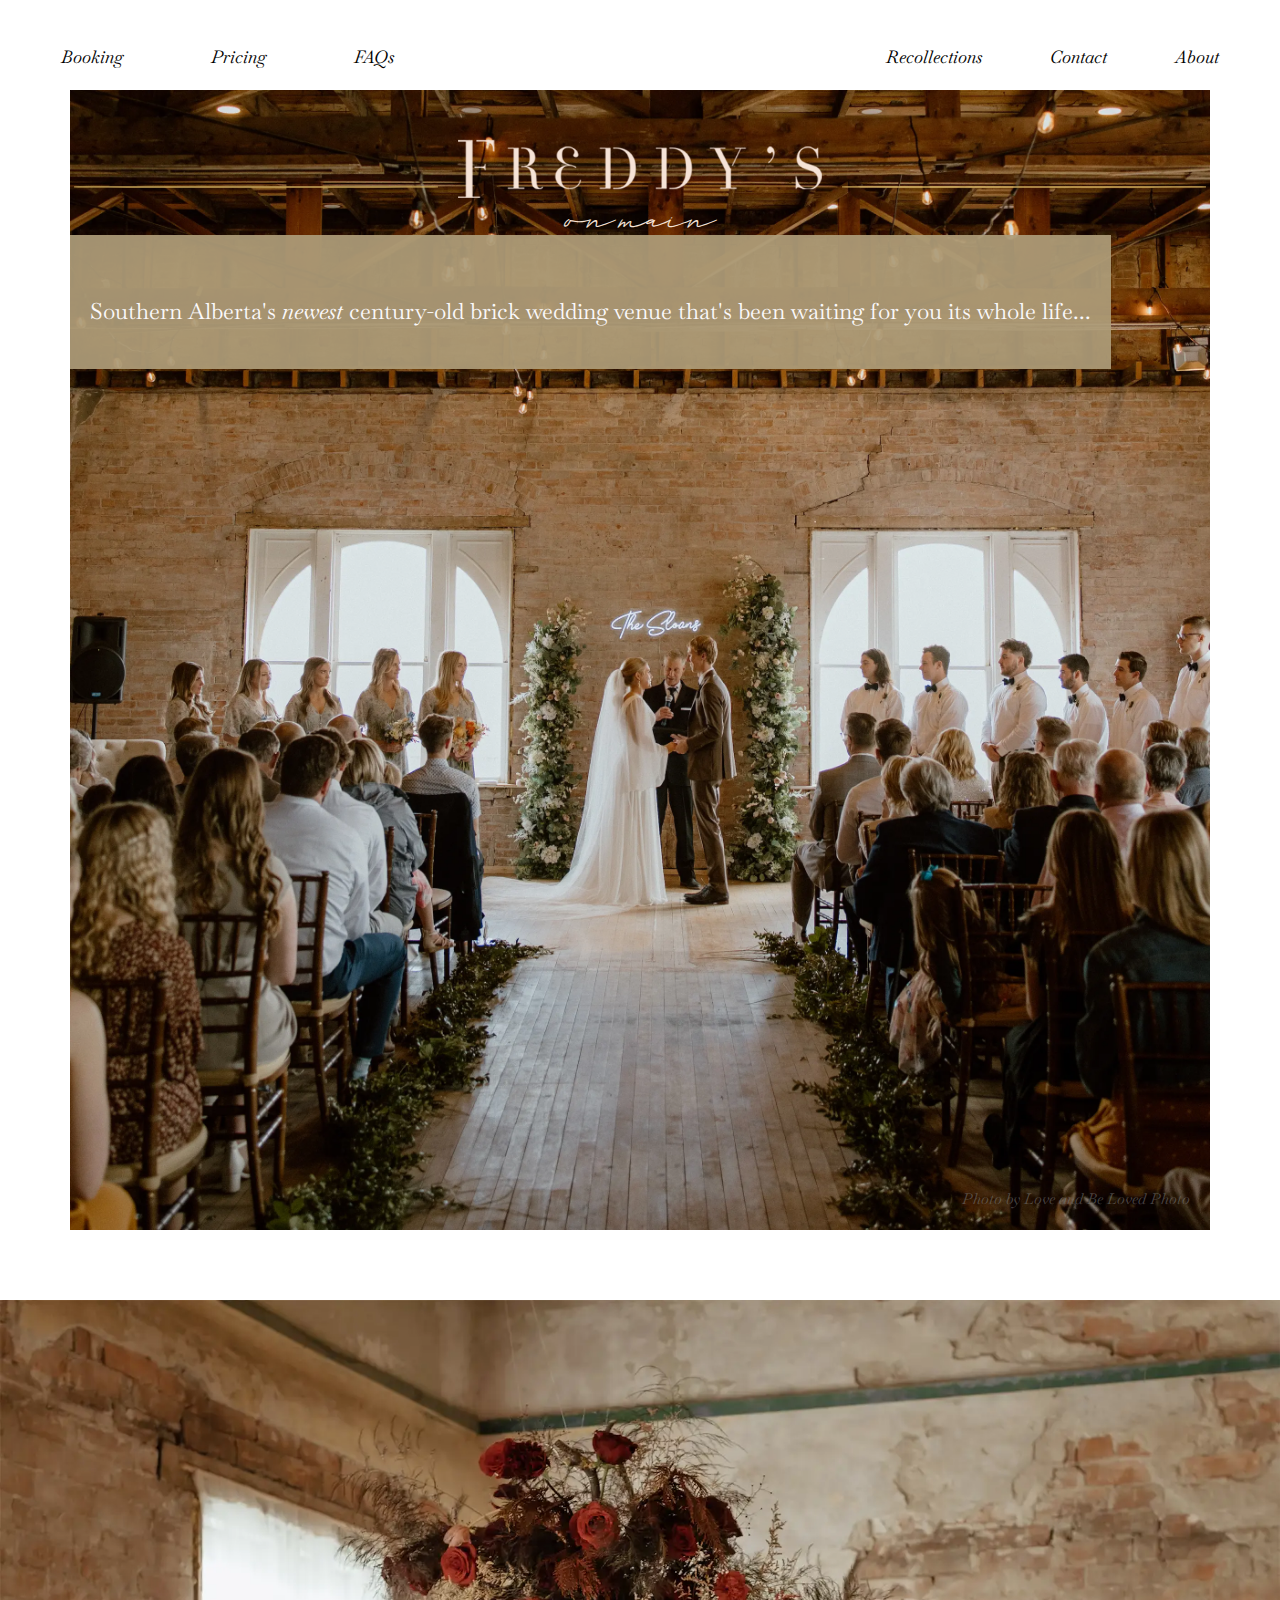
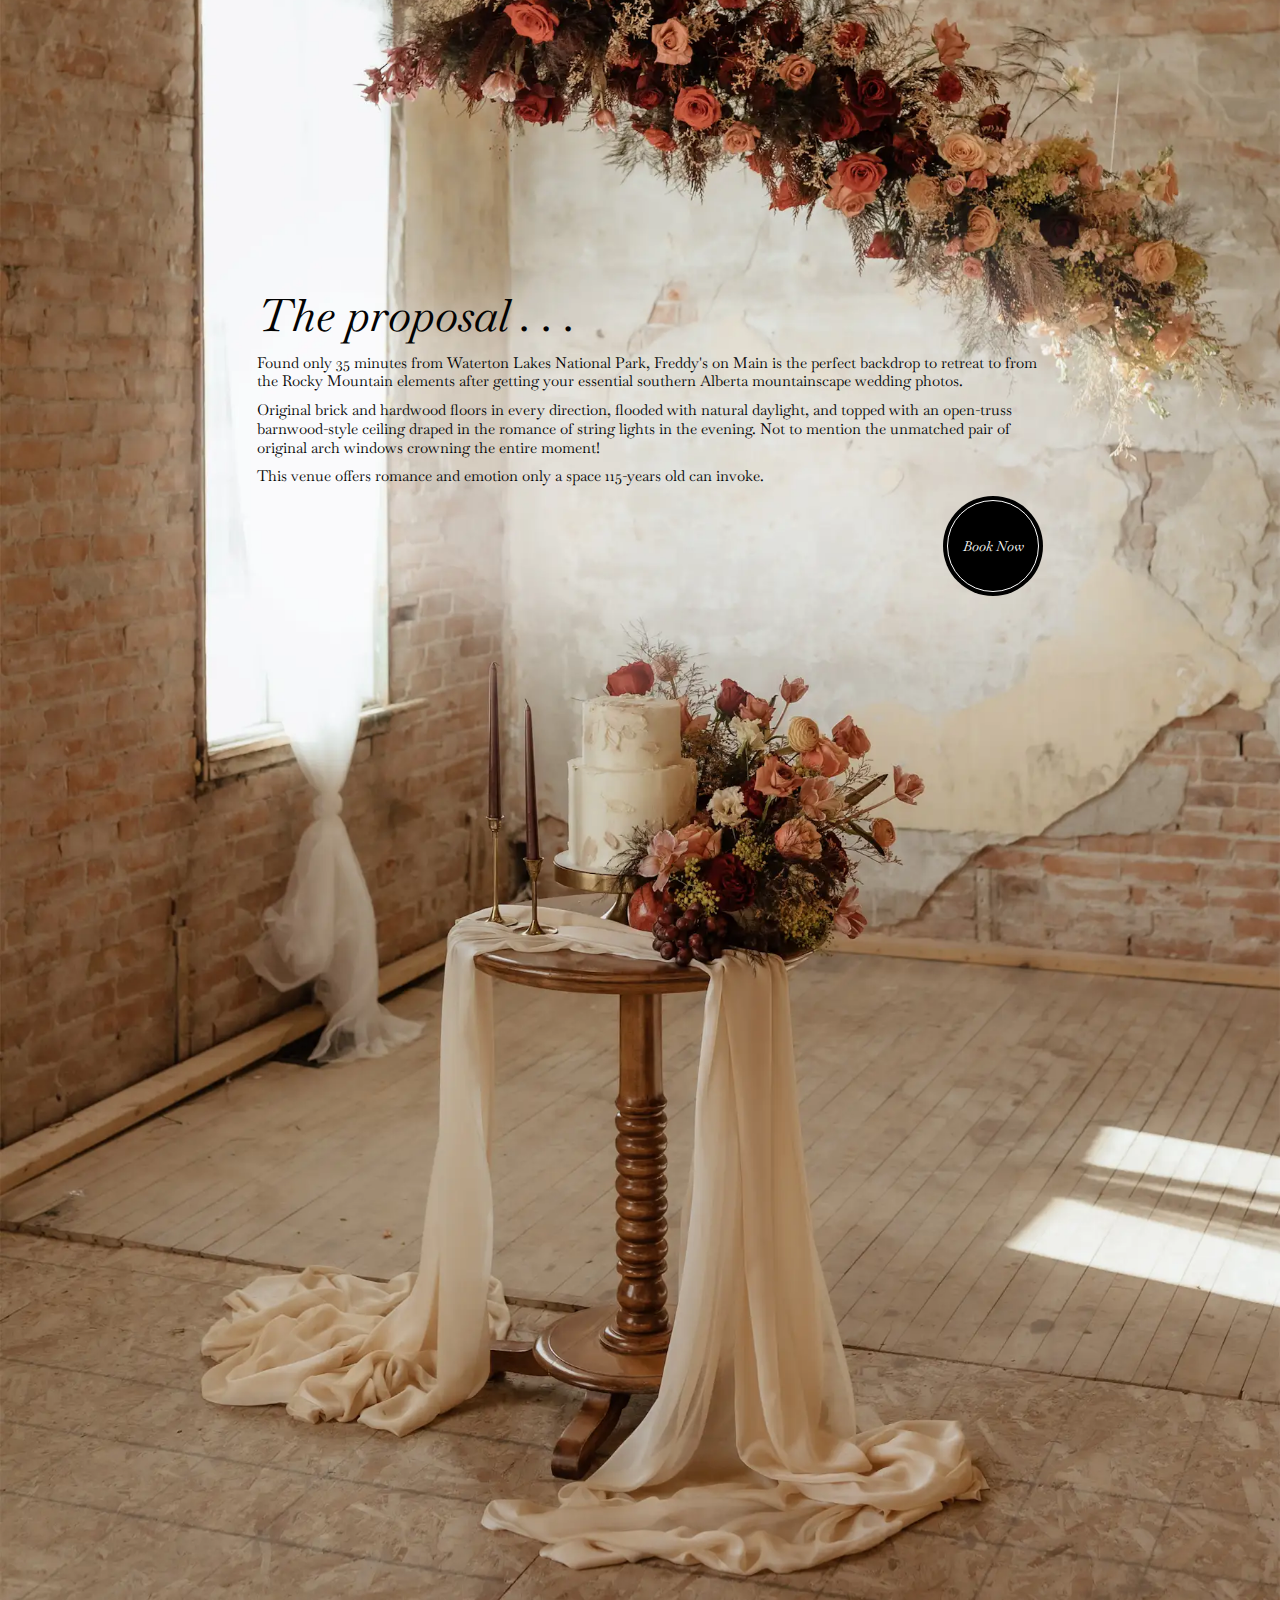
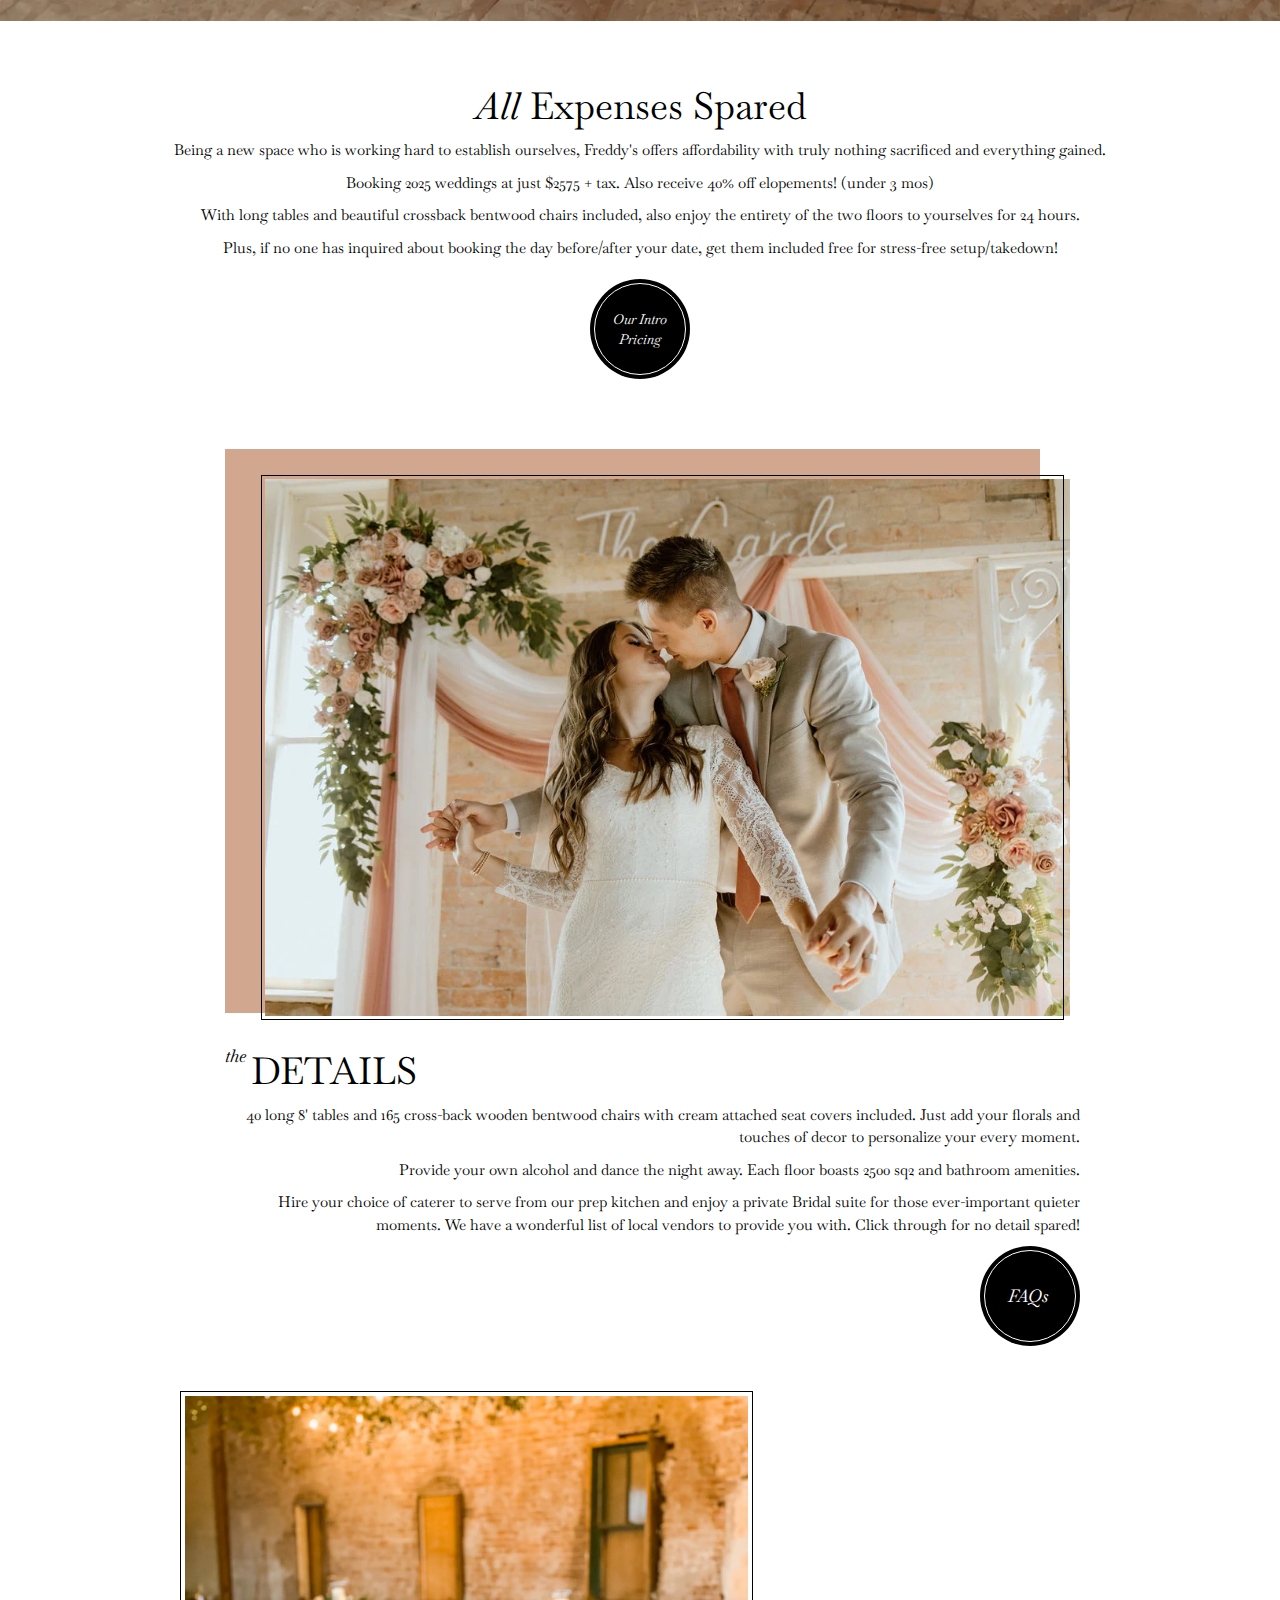
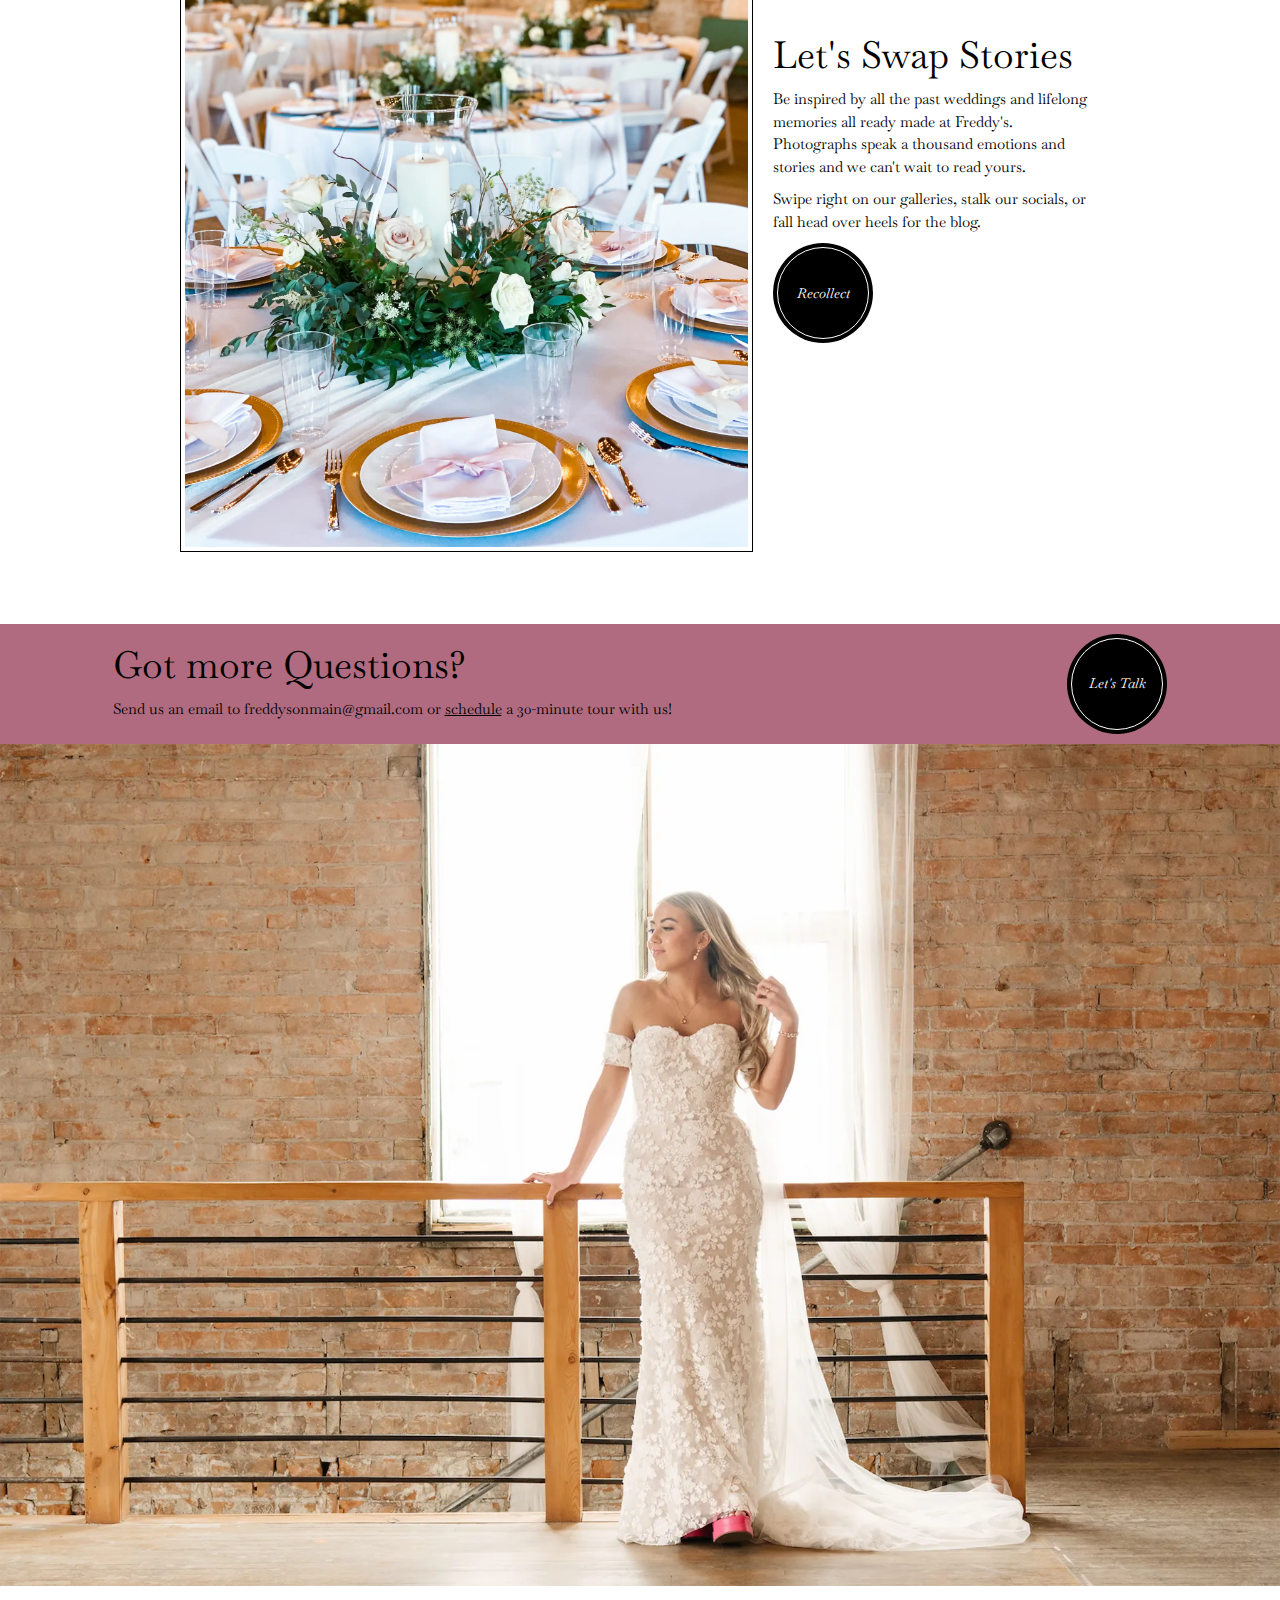
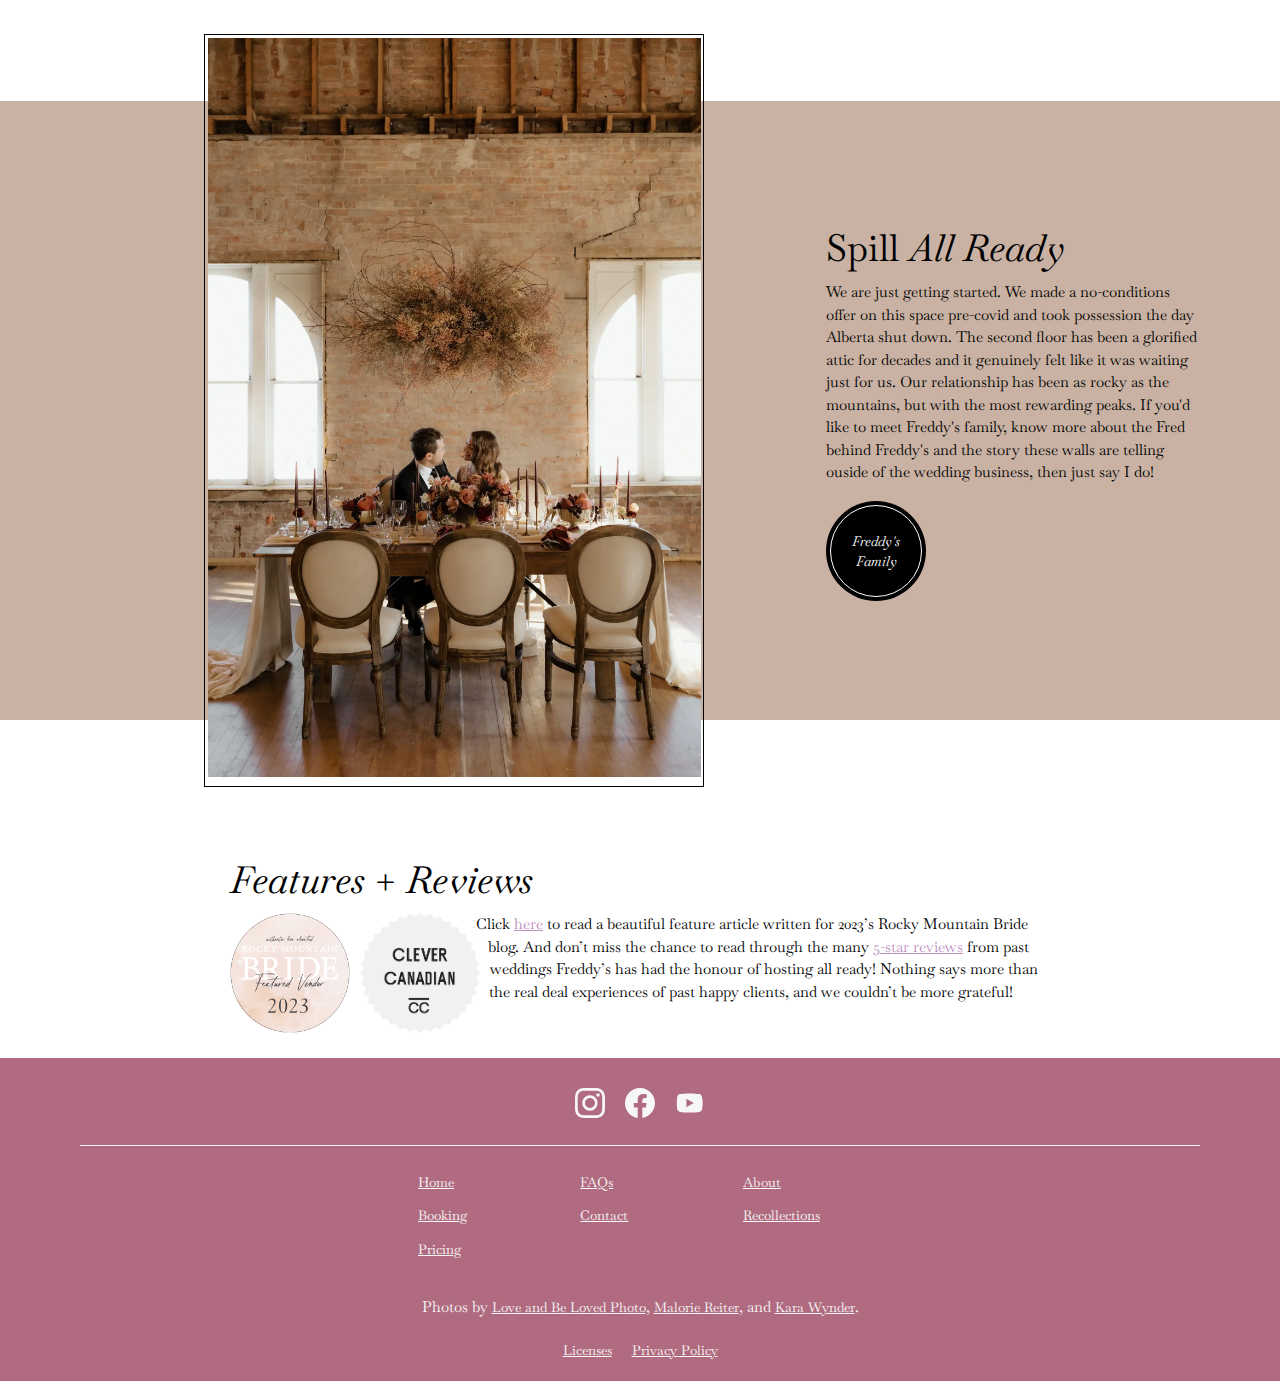
<file: index.html>
<!DOCTYPE html>
<html lang="en">
<head>
    <!-- Google tag (gtag.js) -->
    <script async src="https://www.googletagmanager.com/gtag/js?id=G-SKPR8KDSXH"></script>
    <script>
      window.dataLayer = window.dataLayer || [];
      function gtag(){dataLayer.push(arguments);}
      gtag('js', new Date());
      gtag('config', 'G-SKPR8KDSXH');
    </script>
    <meta charset="UTF-8">
    <meta name="viewport" content="width=device-width, initial-scale=1.0">
    <meta name="desription" content="Freddy’s on Main is an Alberta wedding venue with exposed brick and natural wood beams just 30 minutes from Waterton National Park, making it the ideal location for couples to get photos in the mountains after the ceremony. They can come back to this vintage inspired space to dance the night away with the company of family and friends.">
    <meta name="keywords" content="wedding venue, waterton, southern alberta, alberta, brick, exposed brick, vintage, pricing, elopement, historical building, emerging wedding venue, hidden gem, married, marriage, national park proposal, national park wedding venue, canadian wedding venue, mountain wedding, exposed brick wedding, old brick wedding, old brick alberta, waterton lakes national park">
    <title>Waterton Wedding Venue in Southern Alberta | Freddy's on Main</title>
    <link rel="stylesheet" href="css/reset.css">
    <link rel="stylesheet" href="css/styles.css" type="text/css">
    <!-- google fonts -->
    <link rel="preconnect" href="https://fonts.googleapis.com">
    <link rel="preconnect" href="https://fonts.gstatic.com" crossorigin>
    <link href="https://fonts.googleapis.com/css2?family=Baskervville:ital@0;1&display=swap" rel="stylesheet">

</head>
<body>
    <header>
        <div class="wrapper">
            <div class="relative flex-container">
                <nav>
                    <ul>
                        <li><a href="#booking">Booking</a></li>
                        <li><a href="#pricing">Pricing</a></li>
                        <li><a href="#faqs">FAQs</a></li>
                    </ul>
                    <ul>
                        <li><a href="#gallery">Recollections</a></li>
                        <li><a href="#contact">Contact</a></li>
                        <li><a href="#about">About</a></li>
                    </ul>
                </nav>
                <section class="site-id">
                    <h1 class="sr-only">Freddy's on Main</h1>
                    <div class="horizontal-line"></div>
                    <a class="logo flex-container" href="index.html">
                        <img src="img/freddys-logo.png" alt="Freddy's on Main Logo">
                        <img src="img/logo-tan.png" alt="Freddy's on Main logo">
                        <span>on main</span>
                    </a>
                    <div class="horizontal-line"></div>
                    <svg class="toggle-btn" viewBox="0 0 100 80" width="100%" height="100%">
                        <rect width="100" height="16" rx="5"></rect>
                        <rect y="30" width="100" height="16" rx="5"></rect>
                        <rect y="60" width="100" height="16" rx="5"></rect>
                    </svg>
                </section>
            </div>
            <div class="banner">
                <picture>
                  <source media="(min-width: 800px)" srcset="img/isle-xl-square.webp">
                  <img src="img/isle-bg-xl.webp" alt="bride and groom getting married">
                </picture>
                <p>Southern Alberta's <span>newest</span> century-old brick wedding venue that's been waiting for you its whole life...</p>
                <a href="https://www.loveandbelovedphoto.com/" target="_blank">Photo by Love and Be Loved Photo</a>
            </div>
        </div>
    </header>
    <main class="flex-container">
        <section class="proposal wrapper relative" id="booking">
            <div class="relative">
                <div class="relative">
                    <h3>The proposal . . .</h3>
                    <p>Found only 35 minutes from Waterton Lakes National Park, Freddy's on Main is the perfect backdrop to retreat to from the Rocky Mountain elements after getting your essential southern Alberta mountainscape wedding photos.</p>
                    <p>Original brick and hardwood floors in every direction, flooded with natural daylight, and topped with an open-truss barnwood-style ceiling draped in the romance of string lights in the evening. Not to mention the unmatched pair of original arch windows crowning the entire moment!</p>
                    <p>This venue offers romance and emotion only a space 115-years old can invoke.</p>
                    <a href="booking.html" class="round-button"><span>Book Now</span></a>
                </div>
            </div>
            <picture>
                <img src="img/cake-sm.webp" alt="wedding cake" srcset="img/cake-sm.webp 600w, img/cake-md.webp 1000w, img/cake-lg.webp 1800w, img/cake-xl.webp 2000w" sizes="100vw">
            </picture>
        </section>
        <section class="expenses" id="pricing">
            <div>
                <h3><span>All</span> Expenses Spared</h3>
                <p>Being a new space who is working hard to establish ourselves, Freddy's offers affordability with truly nothing sacrificed and everything gained.</p>
                <p>Booking 2025 weddings at just $2575 + tax. Also receive 40% off elopements! (under 3 mos)</p>
                <p>With long tables and beautiful crossback bentwood chairs included, also enjoy the entirety of the two floors to yourselves for 24 hours.</p>
                <p>Plus, if no one has inquired about booking the day before/after your date, get them included free for stress-free setup/takedown!</p>
            </div>
            <a href="https://freddysonmain.setmore.com/?fbclid=PAZXh0bgNhZW0CMTEAAab8SbGy8e5DiN1GCRmsjzt3nrx0d3_zYZxANUCI0U8RynLl7aBl12tVKL8_aem_rrzj7RlNfZ-qv6WjFEhFqA" target="_blank" class="round-button"><span>Our Intro Pricing</span></a>
        </section>
        <section class="details" id="faqs">
            <div class="relative flex-container">
                <div class="overlap relative picture">
                    <picture>
                        <img src="img/the-cards-md.webp" alt="two love birds" srcset="img/the-cards-xs.webp 400w, img/the-cards-sm.webp 600w, img/the-cards-md.webp 800w, img/the-cards-lg.webp 1000w, img/the-cards-xl.webp 1024w" sizes="100vw">
                    </picture>
                    <div class="peach-block"></div>
                </div>
                <h3><span>the </span> DETAILS</h3>
                <div class="copy">
                    <p>40 long 8' tables and 165 cross-back wooden bentwood chairs with cream attached seat covers included. Just add your florals and touches of decor to personalize your every moment.</p>
                    <p>Provide your own alcohol and dance the night away. Each floor boasts 2500 sq2 and bathroom amenities.</p>
                    <p>Hire your choice of caterer to serve from our prep kitchen and enjoy a private Bridal suite for those ever-important quieter moments. We have a wonderful list of local vendors to provide you with. Click through for no detail spared!</p>
                </div>
                <a href="faqs.html" class="round-button"><span>FAQs</span></a>
            </div>
        </section>
        <section class="stories flex-container" id="gallery">
            <div class="relative flex-container">
                <picture>
                    <img src="img/gold-plates-md.webp" alt="round table setup" srcset="img/gold-plates-xs.webp 400w, img/gold-plates-sm.webp 600w, img/gold-plates-md.webp 1000w, img/gold-plates-lg.webp 1800w, img/gold-plates-xl.webp 2048w" sizes="100vw">
                </picture>
                <div class="copy relative">
                    <h3>Let's Swap Stories</h3>
                    <p>Be inspired by all the past weddings and lifelong memories all ready made at Freddy's. Photographs speak a thousand emotions and stories and we can't wait to read yours.</p>
                    <p>Swipe right on our galleries, stalk our socials, or fall head over heels for the blog.</p>
                    <a href="recollections.html" class="round-button"><span>Recollect</span></a>
                </div>
            </div>
        </section>
        <section class="spill" id="about">
            <div class="flex-container relative">
                <div class="brown-bg-lg"></div>
                <div class="copy relative">
                    <h3>Spill <span>All Ready</span></h3>
                    <div>
                        <p>We are just getting started. We made a no-conditions offer on this space pre-covid and took possession the day Alberta shut down. The second floor has been a glorified attic for decades and it genuinely felt like it was waiting just for us. Our relationship has been as rocky as the mountains, but with the most rewarding peaks. If you'd like to meet Freddy's family, know more about the Fred behind Freddy's and the story these walls are telling ouside of the wedding business, then just say I do!</p>
                        <!-- <a href="#about" class="round-button"><span>Freddy's Family</span></a> -->
                    </div>
                    <a href="about.html" class="round-button small-format"><span>Freddy's Family</span></a>
                </div>
                <div class="photo-arrange flex-container relative">
                    <picture>
                        <img src="img/couple-table-md.webp" alt="couples table" srcset="img/couple-table-sm.webp 600w, img/couple-table-md.webp 1000w, img/couple-table-lg.webp 1800w" sizes="100vw">
                    </picture>
                    <div class="brown-bg"></div>
                </div>
            </div>
        </section>
        <section class="features">
            <h3><span>Features</span> + <span>Reviews</span></h3>
            <img src="img/rocky-mountain-stamp.png" alt="rocky mountain bride logo" class="rocky-mountain-stamp">
            <a href="https://www.clevercanadian.ca/unique-wedding-venues-alberta/" target="_blank">
                <img src="img/Clever Canadian_W-01.png" alt="clever canadian logo" class="rocky-mountain-stamp">
            </a>
            <p>Click <a href="https://www.rockymountainbride.com/dailyblog/romantic-rocky-mountain-valentine-shoot/?fbclid=PAZXh0bgNhZW0CMTEAAaaPrK7naWKtlTIb9F1r7Sc3wrz1px-q9A1li3HUe9Lp2qkq-gL8xHgI2fk_aem_o6iPYKc0AUTaT8FH3ipxMA" target="_blank">here</a> to read a beautiful feature article written for 2023’s Rocky Mountain Bride blog. And don’t miss the chance to read through the many <a href="https://www.google.com/search?q=freddys+on+main&rlz=1C5GCCM_en&oq=freddys+on+main&gs_lcrp=EgZjaHJvbWUyBggAEEUYOTIPCAEQLhgKGK8BGMcBGIAEMgkIAhAAGAoYgAQyCQgDEAAYChiABDIICAQQABgWGB4yBggFEEUYPDIGCAYQRRg8MgYIBxBFGDzSAQgyOTE1ajBqN6gCALACAA&sourceid=chrome&ie=UTF-8#lrd=0x536f27ea6d57a58d:0x369eb90b036c7164,1,,,," target="_blank">5-star reviews</a> from past weddings Freddy’s has had the honour of hosting all ready! Nothing says more than the real deal experiences of past happy clients, and we couldn’t be more grateful!</p>
        </section>
        <section class="questions relative" id="contact">
            <div class="flex-container">
                <div>
                    <h3>Got more Questions?</h3>
                    <p>Send us an email to freddysonmain@gmail.com or <a href="https://freddysonmain.setmore.com/book?fbclid=PAZXh0bgNhZW0CMTEAAab8SbGy8e5DiN1GCRmsjzt3nrx0d3_zYZxANUCI0U8RynLl7aBl12tVKL8_aem_rrzj7RlNfZ-qv6WjFEhFqA&step=time-slot&products=s228019ce2b4ef8f4cb9942da07682a3c881b8ccc&type=service&staff=cmx1RKb3aHvvuTpjLQvIoAsTtQF8DNFT&staffSelected=true" target="_blank">schedule</a> a 30-minute tour with us!</p>
                </div>
                <a href="#contact" class="round-button"><span>Let's Talk</span></a>
            </div>
            <picture>
                <img src="img/railing-md.webp" alt="bride leaning against railing" srcset="img/railing-sm.webp 600w, img/railing-md.webp 1000w, img/railing-lg.webp 1800w, img/railing-xl.webp 2048w" sizes="100vw">
            </picture>
        </section>
    </main>
    <footer>
        <ul class="flex-container">
            <li><a href="https://www.instagram.com/freddysonmain/" target="_blank"><svg xmlns="http://www.w3.org/2000/svg" fill="currentColor" class="bi bi-instagram" viewBox="0 0 16 16">
                <path d="M8 0C5.829 0 5.556.01 4.703.048 3.85.088 3.269.222 2.76.42a3.9 3.9 0 0 0-1.417.923A3.9 3.9 0 0 0 .42 2.76C.222 3.268.087 3.85.048 4.7.01 5.555 0 5.827 0 8.001c0 2.172.01 2.444.048 3.297.04.852.174 1.433.372 1.942.205.526.478.972.923 1.417.444.445.89.719 1.416.923.51.198 1.09.333 1.942.372C5.555 15.99 5.827 16 8 16s2.444-.01 3.298-.048c.851-.04 1.434-.174 1.943-.372a3.9 3.9 0 0 0 1.416-.923c.445-.445.718-.891.923-1.417.197-.509.332-1.09.372-1.942C15.99 10.445 16 10.173 16 8s-.01-2.445-.048-3.299c-.04-.851-.175-1.433-.372-1.941a3.9 3.9 0 0 0-.923-1.417A3.9 3.9 0 0 0 13.24.42c-.51-.198-1.092-.333-1.943-.372C10.443.01 10.172 0 7.998 0zm-.717 1.442h.718c2.136 0 2.389.007 3.232.046.78.035 1.204.166 1.486.275.373.145.64.319.92.599s.453.546.598.92c.11.281.24.705.275 1.485.039.843.047 1.096.047 3.231s-.008 2.389-.047 3.232c-.035.78-.166 1.203-.275 1.485a2.5 2.5 0 0 1-.599.919c-.28.28-.546.453-.92.598-.28.11-.704.24-1.485.276-.843.038-1.096.047-3.232.047s-2.39-.009-3.233-.047c-.78-.036-1.203-.166-1.485-.276a2.5 2.5 0 0 1-.92-.598 2.5 2.5 0 0 1-.6-.92c-.109-.281-.24-.705-.275-1.485-.038-.843-.046-1.096-.046-3.233s.008-2.388.046-3.231c.036-.78.166-1.204.276-1.486.145-.373.319-.64.599-.92s.546-.453.92-.598c.282-.11.705-.24 1.485-.276.738-.034 1.024-.044 2.515-.045zm4.988 1.328a.96.96 0 1 0 0 1.92.96.96 0 0 0 0-1.92m-4.27 1.122a4.109 4.109 0 1 0 0 8.217 4.109 4.109 0 0 0 0-8.217m0 1.441a2.667 2.667 0 1 1 0 5.334 2.667 2.667 0 0 1 0-5.334"/>
                </svg></a></li>
            <li><a href="https://www.facebook.com/freddysonmain" target="_blank"><svg xmlns="http://www.w3.org/2000/svg" fill="currentColor" class="bi bi-facebook" viewBox="0 0 16 16">
                <path d="M16 8.049c0-4.446-3.582-8.05-8-8.05C3.58 0-.002 3.603-.002 8.05c0 4.017 2.926 7.347 6.75 7.951v-5.625h-2.03V8.05H6.75V6.275c0-2.017 1.195-3.131 3.022-3.131.876 0 1.791.157 1.791.157v1.98h-1.009c-.993 0-1.303.621-1.303 1.258v1.51h2.218l-.354 2.326H9.25V16c3.824-.604 6.75-3.934 6.75-7.951"/>
                </svg></a></li>
            <li><a href="#"><svg xmlns="http://www.w3.org/2000/svg" x="0px" y="0px" viewBox="0 0 50 50" fill="currentColor">
                <path d="M 44.898438 14.5 C 44.5 12.300781 42.601563 10.699219 40.398438 10.199219 C 37.101563 9.5 31 9 24.398438 9 C 17.800781 9 11.601563 9.5 8.300781 10.199219 C 6.101563 10.699219 4.199219 12.199219 3.800781 14.5 C 3.398438 17 3 20.5 3 25 C 3 29.5 3.398438 33 3.898438 35.5 C 4.300781 37.699219 6.199219 39.300781 8.398438 39.800781 C 11.898438 40.5 17.898438 41 24.5 41 C 31.101563 41 37.101563 40.5 40.601563 39.800781 C 42.800781 39.300781 44.699219 37.800781 45.101563 35.5 C 45.5 33 46 29.398438 46.101563 25 C 45.898438 20.5 45.398438 17 44.898438 14.5 Z M 19 32 L 19 18 L 31.199219 25 Z"></path>
                </svg></a></li>
        </ul>
        <nav class="flex-container">
            <ul class="flex-container">
                <li><a href="index.html">Home</a></li>
                <li><a href="#faqs">FAQs</a></li>
                <li><a href="#about">About</a></li>
                <li><a href="#booking">Booking</a></li>
                <li><a href="#contact">Contact</a></li>
                <li><a href="#gallery">Recollections</a></li>
                <li><a href="#pricing">Pricing</a></li>
            </ul>
        </nav>
        <p>Photos by <a href="https://www.loveandbelovedphoto.com/" target="_blank">Love and Be Loved Photo</a>, <a href="https://www.maloriereiterphoto.com/" target="_blank">Malorie Reiter</a>, and <a href="https://www.instagram.com/karawynderphotography/" target="_blank">Kara Wynder</a>.</p>  
        <ul class="flex-container">
            <li><a href="license.txt">Licenses</a></li>
            <li><a href="privacy.txt">Privacy Policy</a></li>
        </ul>
    </footer>

    <script src="js/main.js"></script>
</body>
</html>
</file>
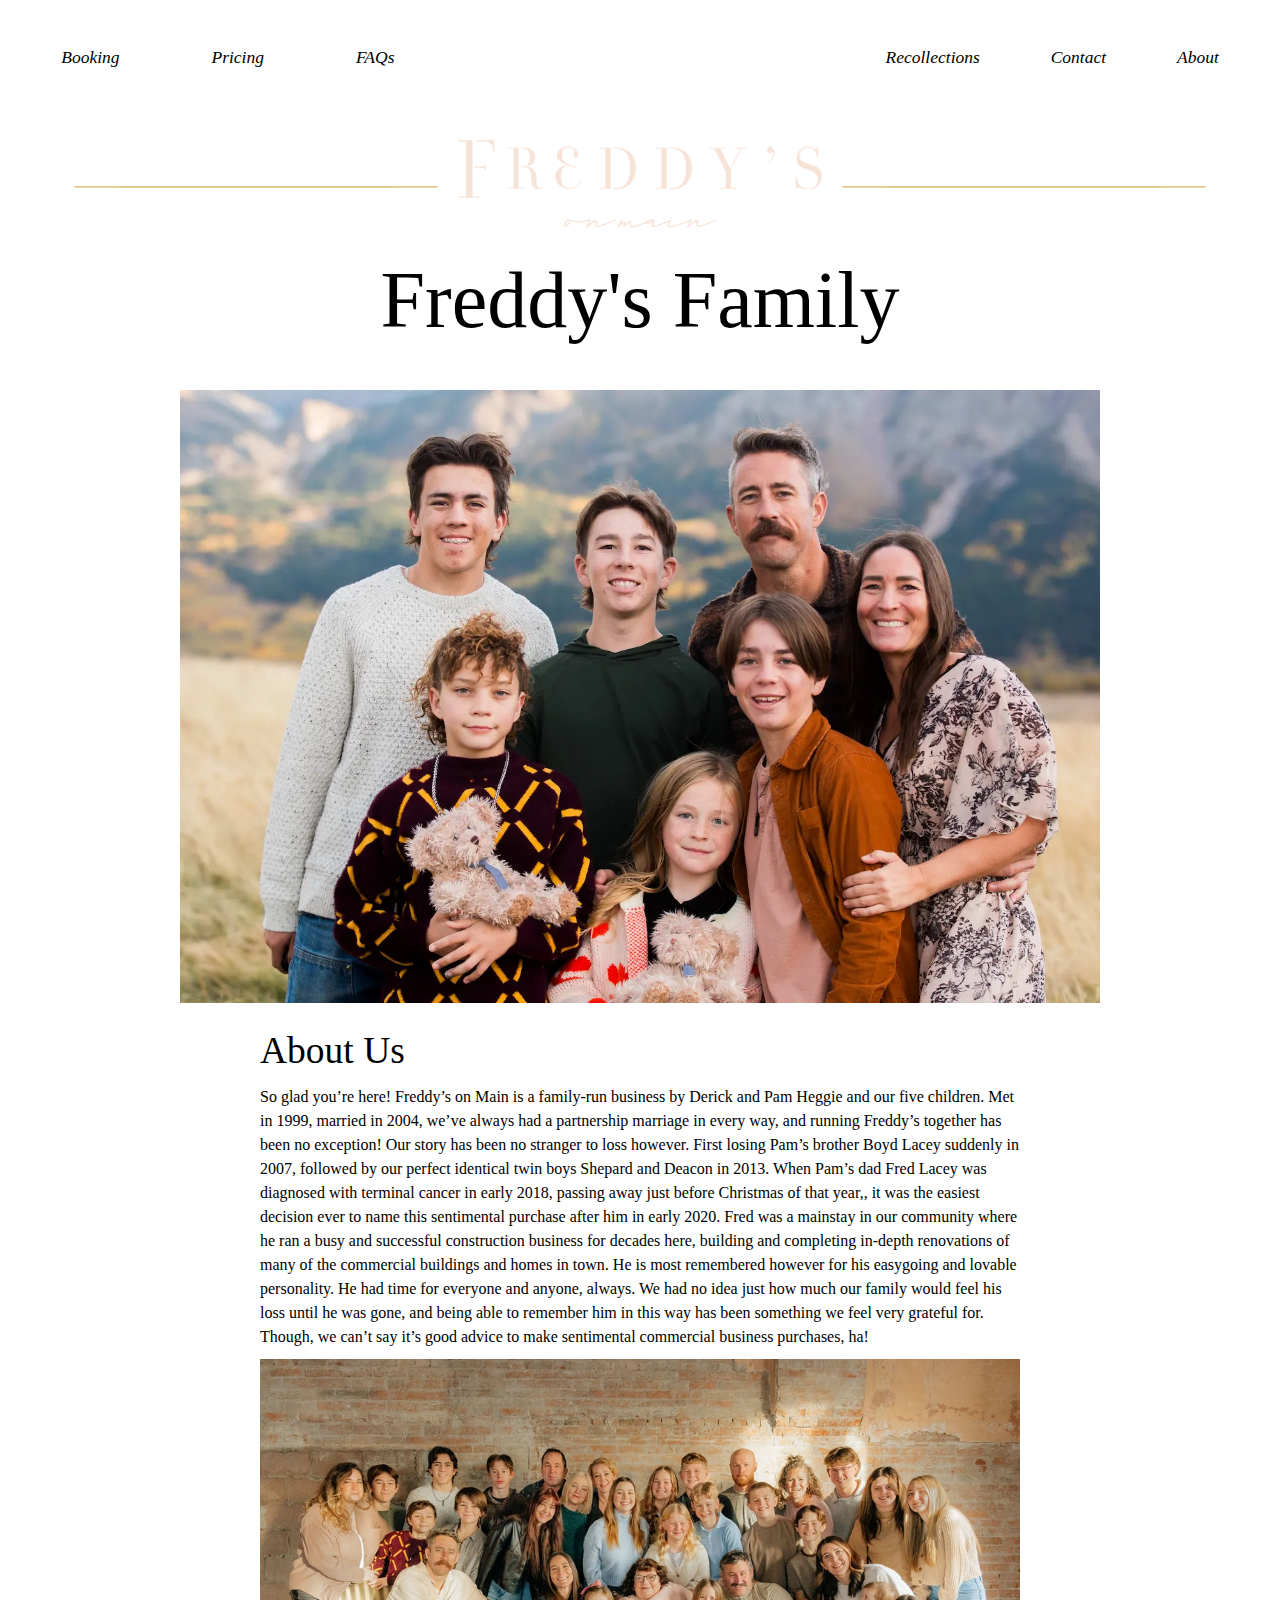
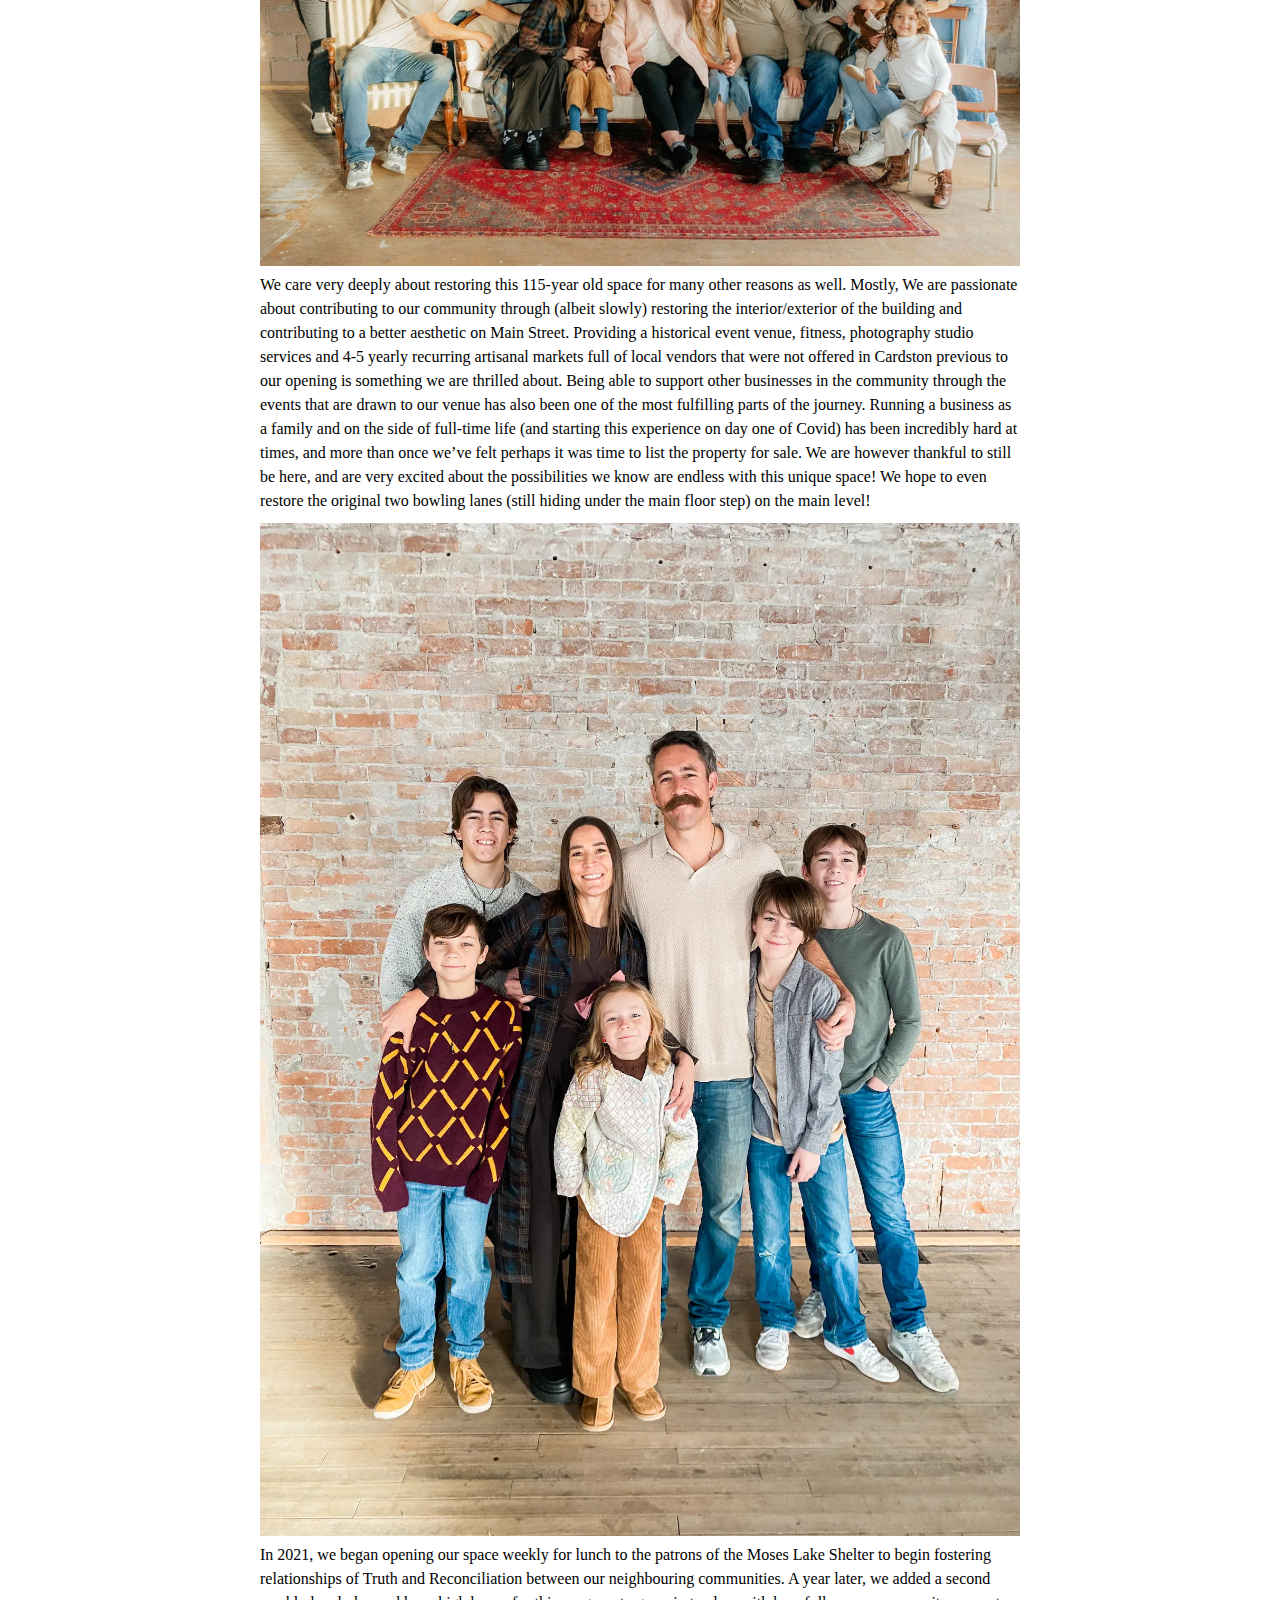
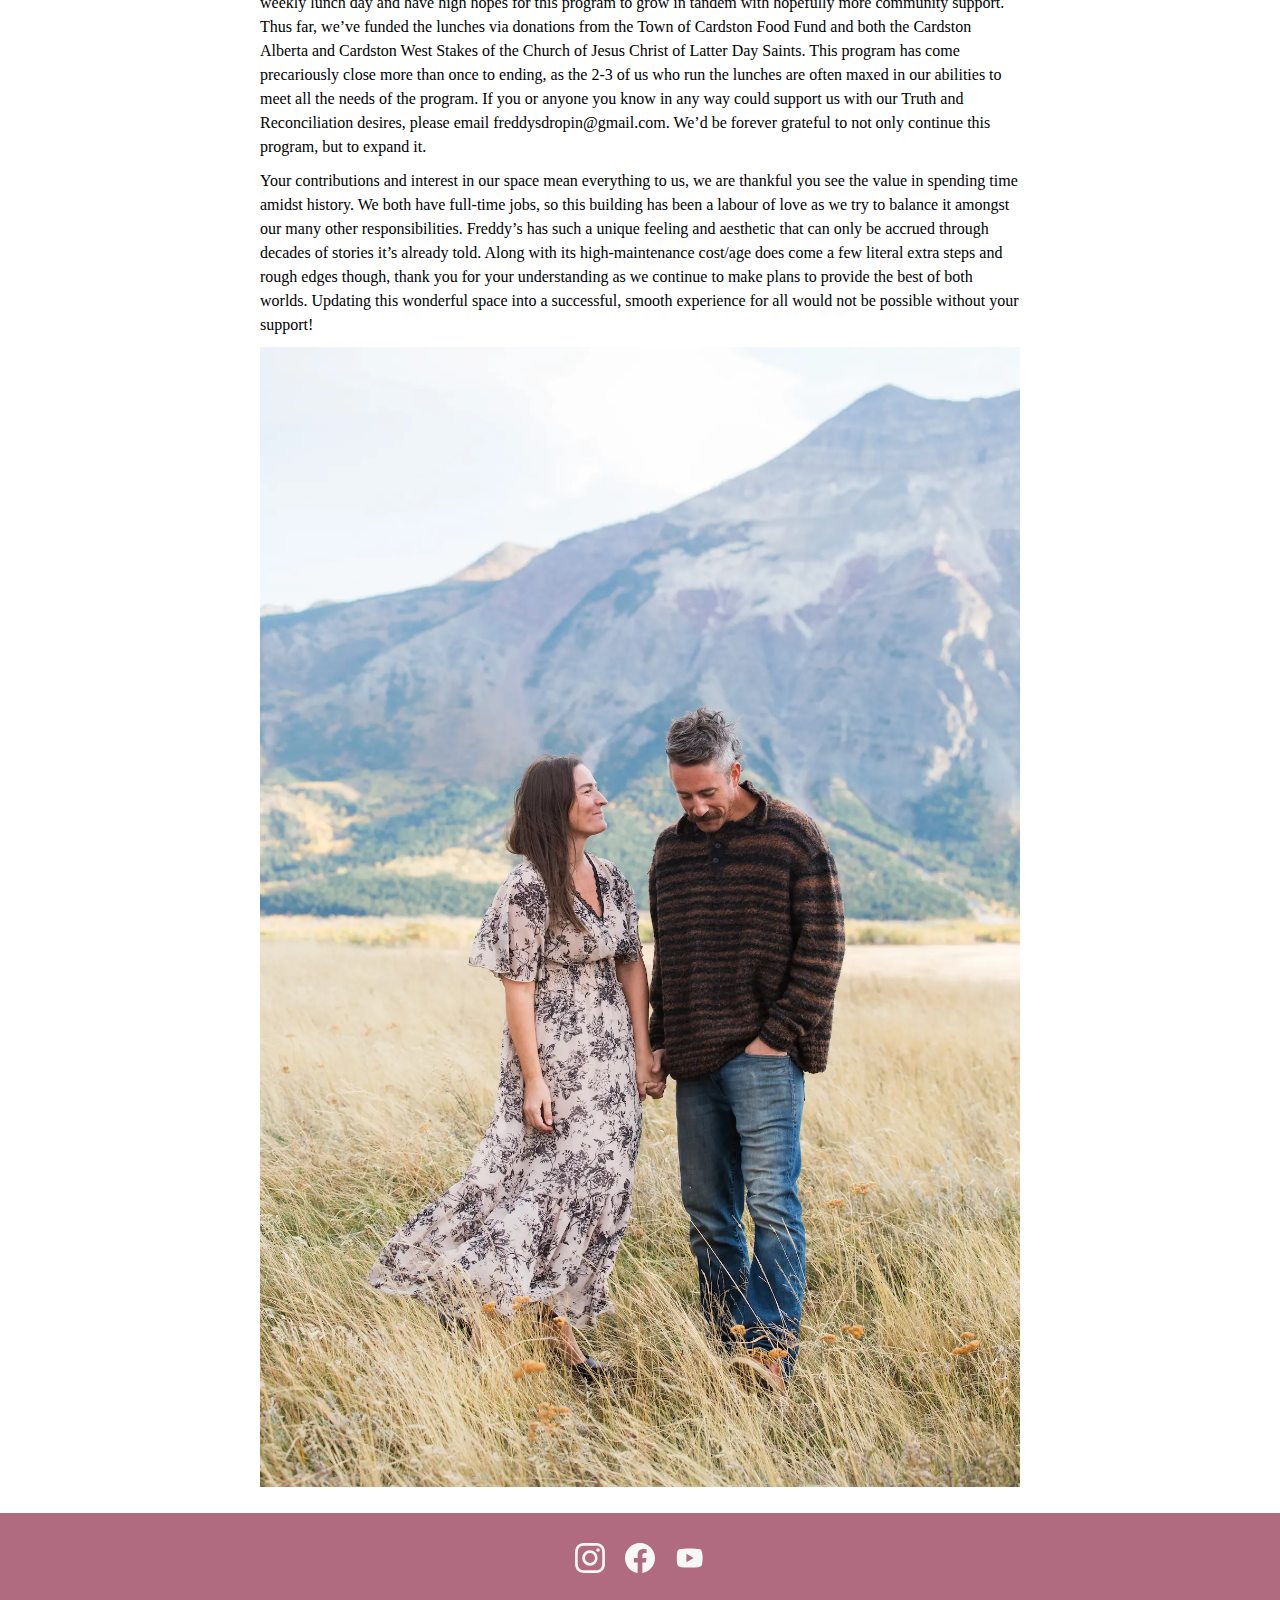
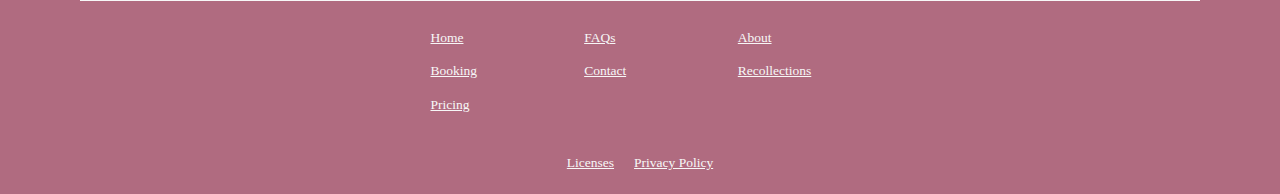
<file: about.html>
<!DOCTYPE html>
<html lang="en">
	<head>
		<meta charset="utf-8">
		<meta name="viewport" content="width=device-width, initial-scale=1.0">
		<title>Freddy's on Main | Recollections</title>

		<meta name="author" content="Valerie Watson | vwatson@nait.ca">
		<meta name="description" content="This website demonstrates how to present different flexbox layouts and orientations based upon viewport size.">

		<!-- Google Fonts -->
		<link rel="preconnect" href="https://fonts.googleapis.com">
		<link rel="preconnect" href="https://fonts.gstatic.com" crossorigin>
		<link href="https://fonts.googleapis.com/css2?family=Noto+Sans:wght@300;500&display=swap" rel="stylesheet">

		<!-- Stylesheets -->
		<link rel="stylesheet" type="text/css" href="css/reset.css">
		<link rel="stylesheet" type="text/css" href="css/styles.css">
	</head>
	<body>
		<header>
			<div class="wrapper">
				<div class="relative flex-container">
					<nav>
						<ul>
							<li><a href="#booking">Booking</a></li>
							<li><a href="#pricing">Pricing</a></li>
							<li><a href="#faqs">FAQs</a></li>
						</ul>
						<ul>
							<li><a href="#gallery">Recollections</a></li>
							<li><a href="#contact">Contact</a></li>
							<li><a href="#about">About</a></li>
						</ul>
					</nav>
					<section class="site-id">
						<h1 class="sr-only">Freddy's on Main</h1>
						<div class="horizontal-line"></div>
						<a class="logo flex-container" href="index.html">
							<img src="img/freddys-logo.png" alt="Freddy's on Main Logo">
							<img src="img/logo-tan.png" alt="Freddy's on Main logo">
							<span>on main</span>
						</a>
						<div class="horizontal-line"></div>
						<svg class="toggle-btn" viewBox="0 0 100 80" width="100%" height="100%">
							<rect width="100" height="16" rx="5"></rect>
							<rect y="30" width="100" height="16" rx="5"></rect>
							<rect y="60" width="100" height="16" rx="5"></rect>
						</svg>
					</section>
				</div>
			</div>
		</header>
		<main class="freddys-family">
            <h2>Freddy's Family</h2>
            <img src="img/family/PH_L1379.webp" alt="our family in waterton">
            <section>
                <div>
                    <h3>About Us</h3>
                    <p>So glad you’re here! Freddy’s on Main is a family-run business by Derick and Pam Heggie and our five children. Met in 1999, married in 2004, we’ve always had a partnership marriage in every way, and running Freddy’s together has been no exception! Our story has been no stranger to loss however. First losing Pam’s brother Boyd Lacey suddenly in 2007, followed by our perfect identical twin boys Shepard and Deacon in 2013. When Pam’s dad Fred Lacey was diagnosed with terminal cancer in early 2018, passing away just before Christmas of that year,, it was the easiest decision ever to name this sentimental purchase after him in early 2020. Fred was a mainstay in our community where he ran a busy and successful construction business for decades here, building and completing in-depth renovations of many of the commercial buildings and homes in town. He is most remembered however for his easygoing and lovable personality. He had time for everyone and anyone, always. We had no idea just how much our family would feel his loss until he was gone, and being able to remember him in this way has been something we feel very grateful for. Though, we can’t say it’s good advice to make sentimental commercial business purchases, ha! </p>
                    <img src="img/family/IMG_2511.webp" alt="extended family">
                    <p>We care very deeply about restoring this 115-year old space for many other reasons as well. Mostly, We are passionate about contributing to our community through (albeit slowly) restoring the interior/exterior of the building and contributing to a better aesthetic on Main Street. Providing a historical event venue, fitness, photography studio services and 4-5 yearly recurring artisanal markets full of local vendors that were not offered in Cardston previous to our opening is something we are thrilled about. Being able to support other businesses in the community through the events that are drawn to our venue has also been one of the most fulfilling parts of the journey. Running a business as a family and on the side of full-time life (and starting this experience on day one of Covid) has been incredibly hard at times, and more than once we’ve felt perhaps it was time to list the property for sale. We are however thankful to still be here, and are very excited about the possibilities we know are endless with this unique space! We hope to even restore the original two bowling lanes (still hiding under the main floor step) on the main level!
                    </p>
                    <img src="img/family/IMG_2340.webp" alt="our family in freddy's on main">
                    <p>In 2021, we began opening our space weekly for lunch to the patrons of the Moses Lake Shelter to begin fostering relationships of Truth and Reconciliation between our neighbouring communities. A year later, we added a second weekly lunch day and have high hopes for this program to grow in tandem with hopefully more community support. Thus far, we’ve funded the lunches via donations from the Town of Cardston Food Fund and both the Cardston Alberta and Cardston West Stakes of the Church of Jesus Christ of Latter Day Saints. This program has come precariously close more than once to ending, as the 2-3 of us who run the lunches are often maxed in our abilities to meet all the needs of the program. If you or anyone you know in any way could support us with our Truth and Reconciliation desires, please email freddysdropin@gmail.com. We’d be forever grateful to not only continue this program, but to expand it. </p>
                    <p>Your contributions and interest in our space mean everything to us, we are thankful you see the value in spending time amidst history. We both have full-time jobs, so this building has been a labour of love as we try to balance it amongst our many other responsibilities. Freddy’s has such a unique feeling and aesthetic that can only be accrued through decades of stories it’s already told. Along with its high-maintenance cost/age does come a few literal extra steps and rough edges though, thank you for your understanding as we continue to make plans to provide the best of both worlds. Updating this wonderful space into a successful, smooth experience for all would not be possible without your support!
                    </p>
                    <img src="img/family/PH_L1161.webp" alt="Pam and Derick Heggie">
                </div>
            </section>
        </main>
        <footer>
            <ul class="flex-container">
                <li><a href="https://www.instagram.com/freddysonmain/" target="_blank"><svg xmlns="http://www.w3.org/2000/svg" fill="currentColor" class="bi bi-instagram" viewBox="0 0 16 16">
                    <path d="M8 0C5.829 0 5.556.01 4.703.048 3.85.088 3.269.222 2.76.42a3.9 3.9 0 0 0-1.417.923A3.9 3.9 0 0 0 .42 2.76C.222 3.268.087 3.85.048 4.7.01 5.555 0 5.827 0 8.001c0 2.172.01 2.444.048 3.297.04.852.174 1.433.372 1.942.205.526.478.972.923 1.417.444.445.89.719 1.416.923.51.198 1.09.333 1.942.372C5.555 15.99 5.827 16 8 16s2.444-.01 3.298-.048c.851-.04 1.434-.174 1.943-.372a3.9 3.9 0 0 0 1.416-.923c.445-.445.718-.891.923-1.417.197-.509.332-1.09.372-1.942C15.99 10.445 16 10.173 16 8s-.01-2.445-.048-3.299c-.04-.851-.175-1.433-.372-1.941a3.9 3.9 0 0 0-.923-1.417A3.9 3.9 0 0 0 13.24.42c-.51-.198-1.092-.333-1.943-.372C10.443.01 10.172 0 7.998 0zm-.717 1.442h.718c2.136 0 2.389.007 3.232.046.78.035 1.204.166 1.486.275.373.145.64.319.92.599s.453.546.598.92c.11.281.24.705.275 1.485.039.843.047 1.096.047 3.231s-.008 2.389-.047 3.232c-.035.78-.166 1.203-.275 1.485a2.5 2.5 0 0 1-.599.919c-.28.28-.546.453-.92.598-.28.11-.704.24-1.485.276-.843.038-1.096.047-3.232.047s-2.39-.009-3.233-.047c-.78-.036-1.203-.166-1.485-.276a2.5 2.5 0 0 1-.92-.598 2.5 2.5 0 0 1-.6-.92c-.109-.281-.24-.705-.275-1.485-.038-.843-.046-1.096-.046-3.233s.008-2.388.046-3.231c.036-.78.166-1.204.276-1.486.145-.373.319-.64.599-.92s.546-.453.92-.598c.282-.11.705-.24 1.485-.276.738-.034 1.024-.044 2.515-.045zm4.988 1.328a.96.96 0 1 0 0 1.92.96.96 0 0 0 0-1.92m-4.27 1.122a4.109 4.109 0 1 0 0 8.217 4.109 4.109 0 0 0 0-8.217m0 1.441a2.667 2.667 0 1 1 0 5.334 2.667 2.667 0 0 1 0-5.334"/>
                    </svg></a></li>
                <li><a href="https://www.facebook.com/freddysonmain" target="_blank"><svg xmlns="http://www.w3.org/2000/svg" fill="currentColor" class="bi bi-facebook" viewBox="0 0 16 16">
                    <path d="M16 8.049c0-4.446-3.582-8.05-8-8.05C3.58 0-.002 3.603-.002 8.05c0 4.017 2.926 7.347 6.75 7.951v-5.625h-2.03V8.05H6.75V6.275c0-2.017 1.195-3.131 3.022-3.131.876 0 1.791.157 1.791.157v1.98h-1.009c-.993 0-1.303.621-1.303 1.258v1.51h2.218l-.354 2.326H9.25V16c3.824-.604 6.75-3.934 6.75-7.951"/>
                    </svg></a></li>
                <li><a href="#"><svg xmlns="http://www.w3.org/2000/svg" x="0px" y="0px" viewBox="0 0 50 50" fill="currentColor">
                    <path d="M 44.898438 14.5 C 44.5 12.300781 42.601563 10.699219 40.398438 10.199219 C 37.101563 9.5 31 9 24.398438 9 C 17.800781 9 11.601563 9.5 8.300781 10.199219 C 6.101563 10.699219 4.199219 12.199219 3.800781 14.5 C 3.398438 17 3 20.5 3 25 C 3 29.5 3.398438 33 3.898438 35.5 C 4.300781 37.699219 6.199219 39.300781 8.398438 39.800781 C 11.898438 40.5 17.898438 41 24.5 41 C 31.101563 41 37.101563 40.5 40.601563 39.800781 C 42.800781 39.300781 44.699219 37.800781 45.101563 35.5 C 45.5 33 46 29.398438 46.101563 25 C 45.898438 20.5 45.398438 17 44.898438 14.5 Z M 19 32 L 19 18 L 31.199219 25 Z"></path>
                    </svg></a></li>
            </ul>
            <nav class="flex-container">
                <ul class="flex-container">
                    <li><a href="index.html">Home</a></li>
                    <li><a href="index.html#faqs">FAQs</a></li>
                    <li><a href="index.html#about">About</a></li>
                    <li><a href="index.html#booking">Booking</a></li>
                    <li><a href="index.html#contact">Contact</a></li>
                    <li><a href="index.html#gallery">Recollections</a></li>
                    <li><a href="index.html#pricing">Pricing</a></li>
                </ul>
            </nav>
            <!-- <p>Photos by <a href="https://www.loveandbelovedphoto.com/" target="_blank">Love and Be Loved Photo</a>, <a href="https://www.maloriereiterphoto.com/" target="_blank">Malorie Reiter</a>, and <a href="https://www.instagram.com/karawynderphotography/" target="_blank">Kara Wynder</a>.</p>   -->
            <ul class="flex-container">
                <li><a href="license.txt">Licenses</a></li>
                <li><a href="privacy.txt">Privacy Policy</a></li>
            </ul>
        </footer>
		<script src="js/main.js"></script>
	</body>
</html>
</file>
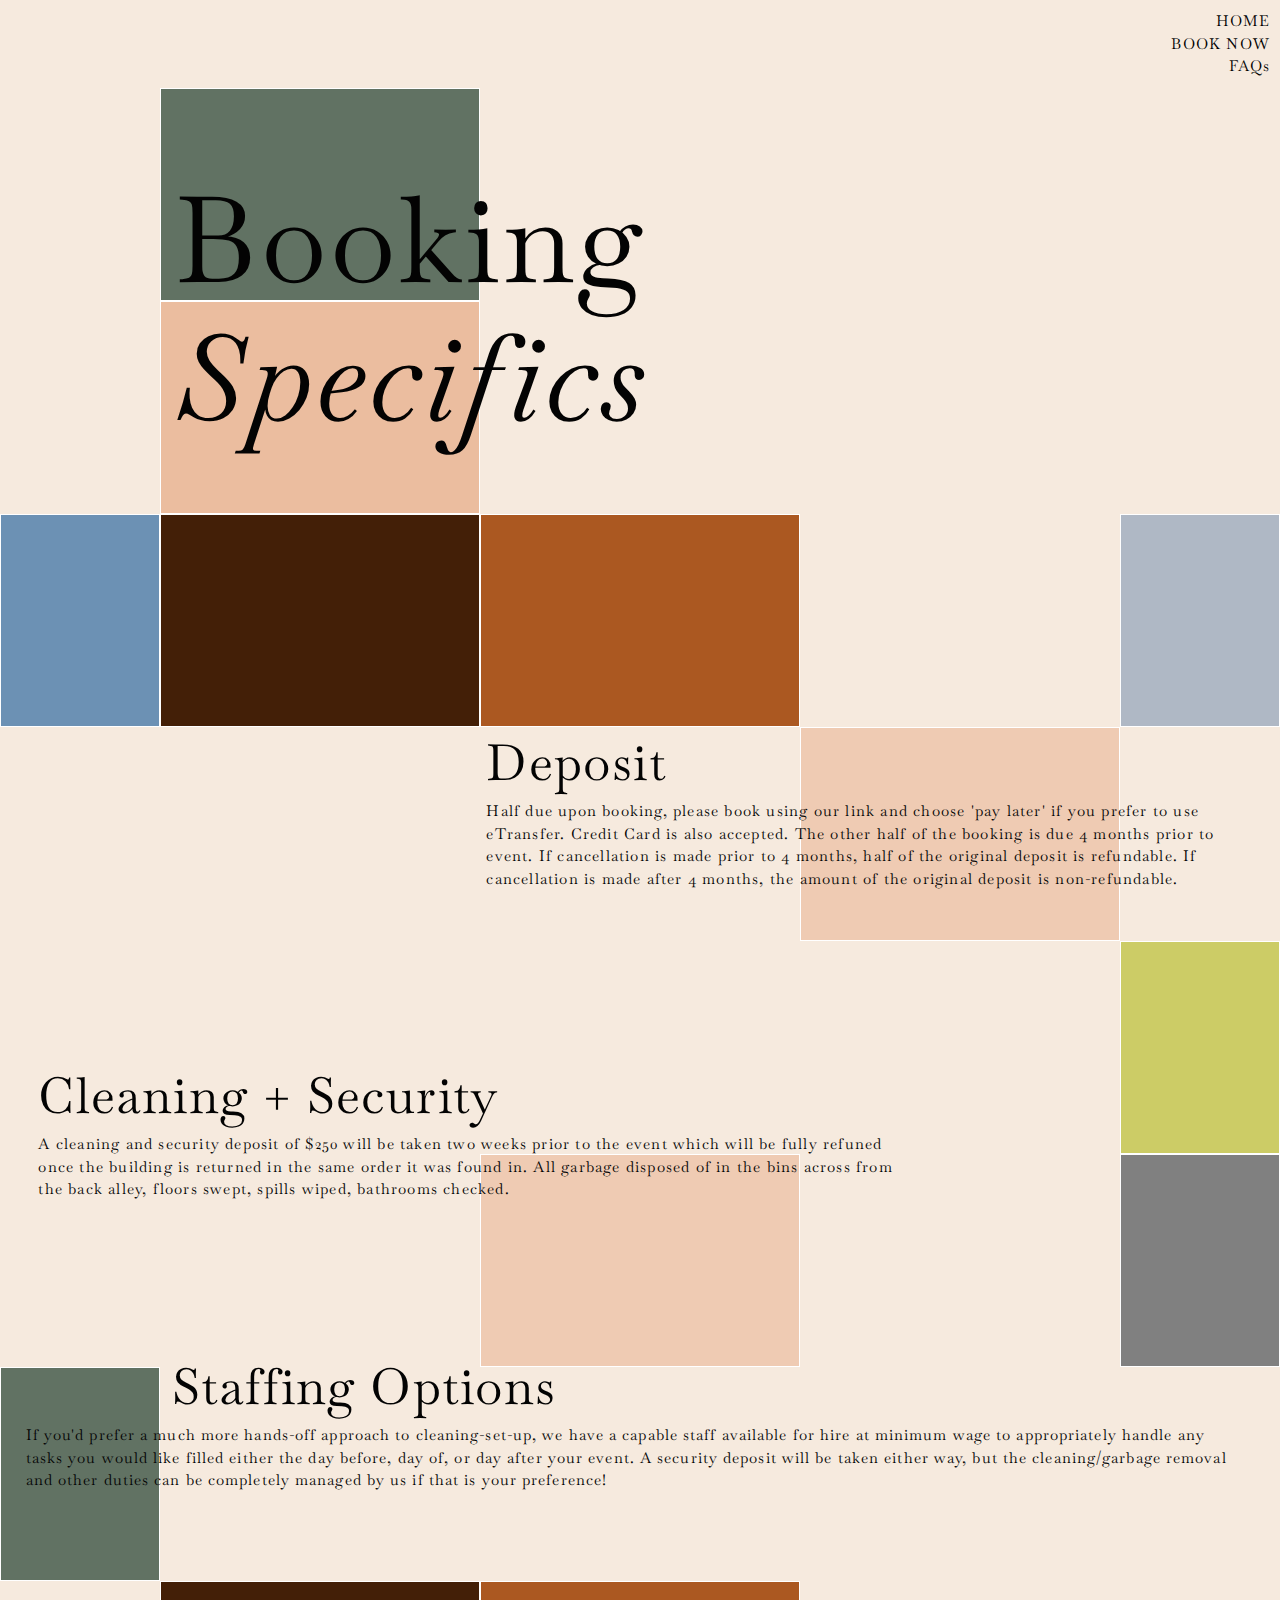
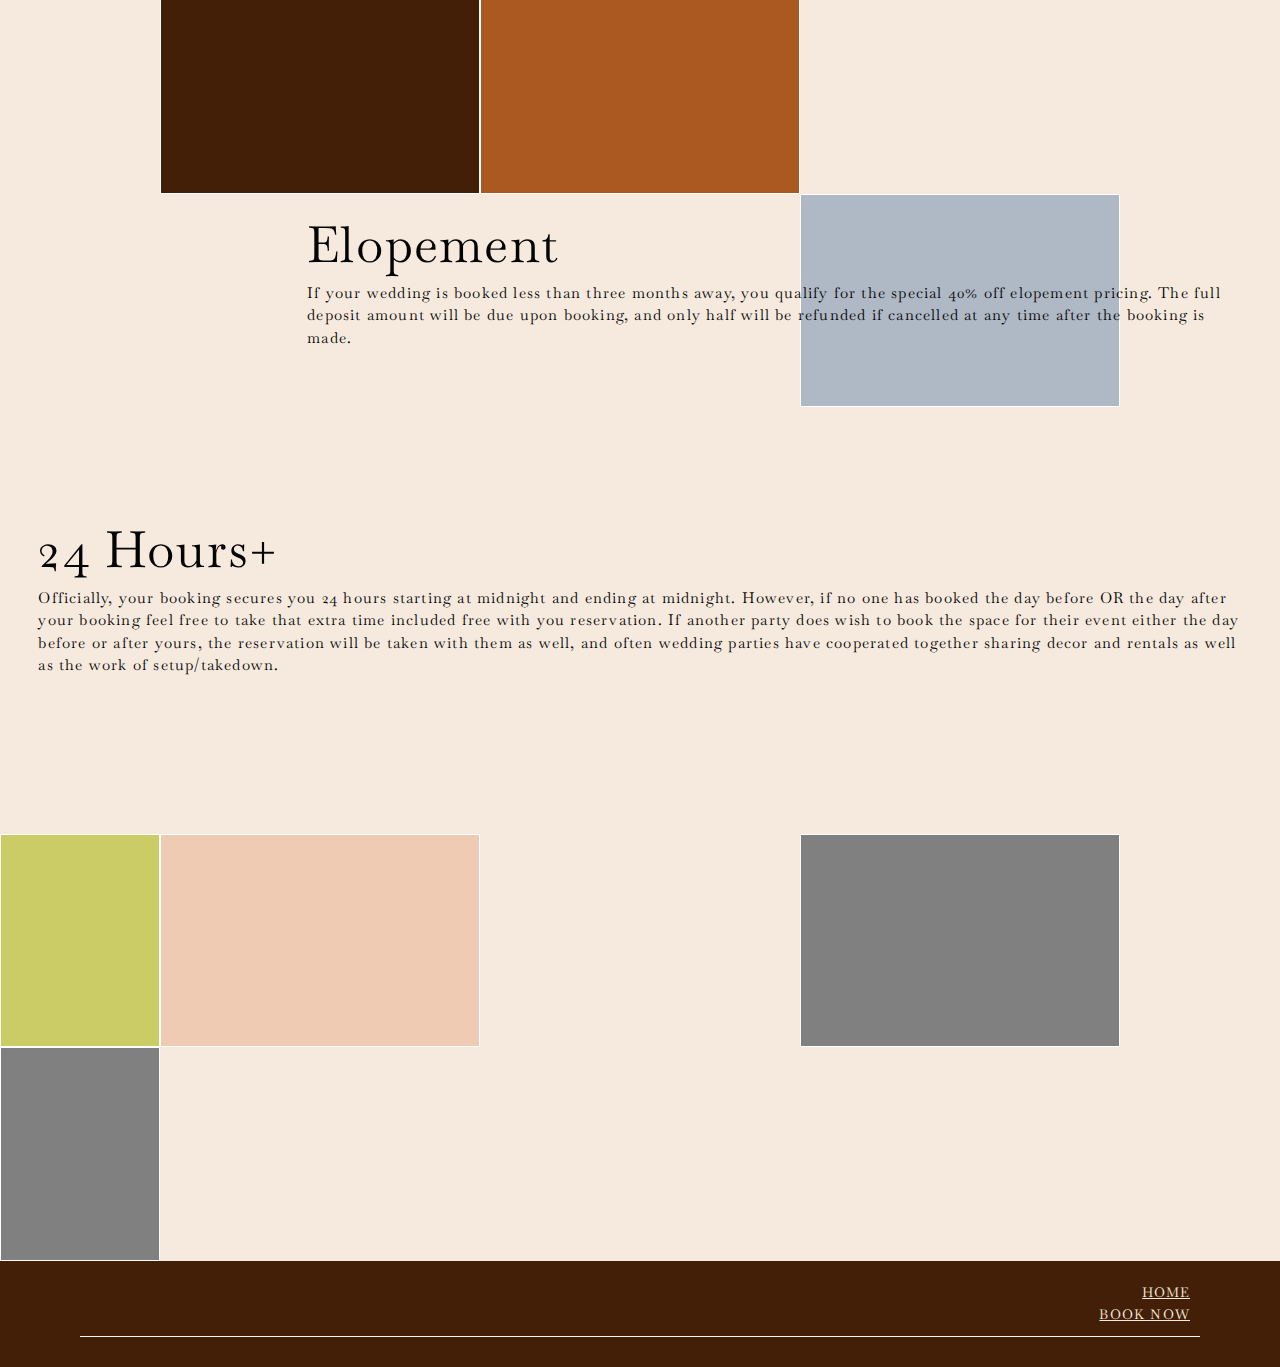
<file: booking.html>
<!DOCTYPE html>
<html lang="en">
<head>
    <meta charset="UTF-8">
    <meta name="viewport" content="width=device-width, initial-scale=1.0">
    <title>Booking</title>
    <link rel="stylesheet" href="css/reset.css">
    <link rel="stylesheet" href="css/styles.css">
    <link rel="stylesheet" href="css/grid.css">
    <!-- google fonts -->
    <link rel="preconnect" href="https://fonts.googleapis.com">
    <link rel="preconnect" href="https://fonts.gstatic.com" crossorigin>
    <link href="https://fonts.googleapis.com/css2?family=Baskervville:ital@0;1&display=swap" rel="stylesheet">
</head>
<body class="bg-tan">
    <header>
        <ul>
            <li><a href="../index.html">HOME</a></li>
            <li><a href="https://freddysonmain.setmore.com/">BOOK NOW</a></li>
            <li><a href="faqs.html">FAQs</a></li>
        </ul>
    </header>
    <main>
        <div class="relative">
            <div class="booking">
                <div>
                    <h2>Booking <br><span>Specifics</span></br></h2>
                </div>
                <section>
                    <h3>Deposit</h3>
                    <p>Half due upon booking, please book using our link and choose 'pay later' if you prefer to use eTransfer. Credit Card is also accepted. The other half of the booking is due 4 months prior to event. If cancellation is made prior to 4 months, half of the original deposit is refundable. If cancellation is made after 4 months, the amount of the original deposit is non-refundable.</p>
                </section>
                <section>
                    <h3>Cleaning + Security</h3>
                    <p>A cleaning and security deposit of $250 will be taken two weeks prior to the event which will be fully refuned once the building is returned in the same order it was found in. All garbage disposed of in the bins across from the back alley, floors swept, spills wiped, bathrooms checked.</p>
                </section>
                <section>
                    <h3>Staffing Options</h3>
                    <p>If you'd prefer a much more hands-off approach to cleaning-set-up, we have a capable staff available for hire at minimum wage to appropriately handle any tasks you would like filled either the day before, day of, or day after your event. A security deposit will be taken either way, but the cleaning/garbage removal and other duties can be completely managed by us if that is your preference!</p>
                </section>
                <section>
                    <h3>Elopement</h3>
                    <p>If your wedding is booked less than three months away, you qualify for the special 40% off elopement pricing. The full deposit amount will be due upon booking, and only half will be refunded if cancelled at any time after the booking is made.</p>
                </section>
                <section>
                    <h3>24 Hours+</h3>
                    <p>Officially, your booking secures you 24 hours starting at midnight and ending at midnight. However, if no one has booked the day before OR the day after your booking feel free to take that extra time included free with you reservation. If another party does wish to book the space for their event either the day before or after yours, the reservation will be taken with them as well, and often wedding parties have cooperated together sharing decor and rentals as well as the work of setup/takedown.</p>
                </section>
            </div>
            <div class="booking-grid">
                <div class="sage"></div>
                <div class="peach"></div>
                <div class="md-blue"></div>
                <div class="dk-brown"></div>
                <div class="orange"></div>
                <div class="lt-blue"></div>
                <div class="lt-pink"></div>
                <div class="yellow"></div>
                <div class="lt-pink"></div>
                <div class="grey"></div>
                <div class="sage"></div>
                <div class="dk-brown"></div>
                <div class="orange"></div>
                <div class="lt-blue"></div>
                <div class="yellow"></div>
                <div class="lt-pink"></div>
                <div class="grey"></div>
                <div class="grey"></div>
            </div>
        </div>
    </main>
    <footer>
        <ul>
            <li><a href="../index.html">HOME</a></li>
            <li><a href="https://freddysonmain.setmore.com/">BOOK NOW</a></li>
        </ul>
    </footer>
</body>
</html>
</file>
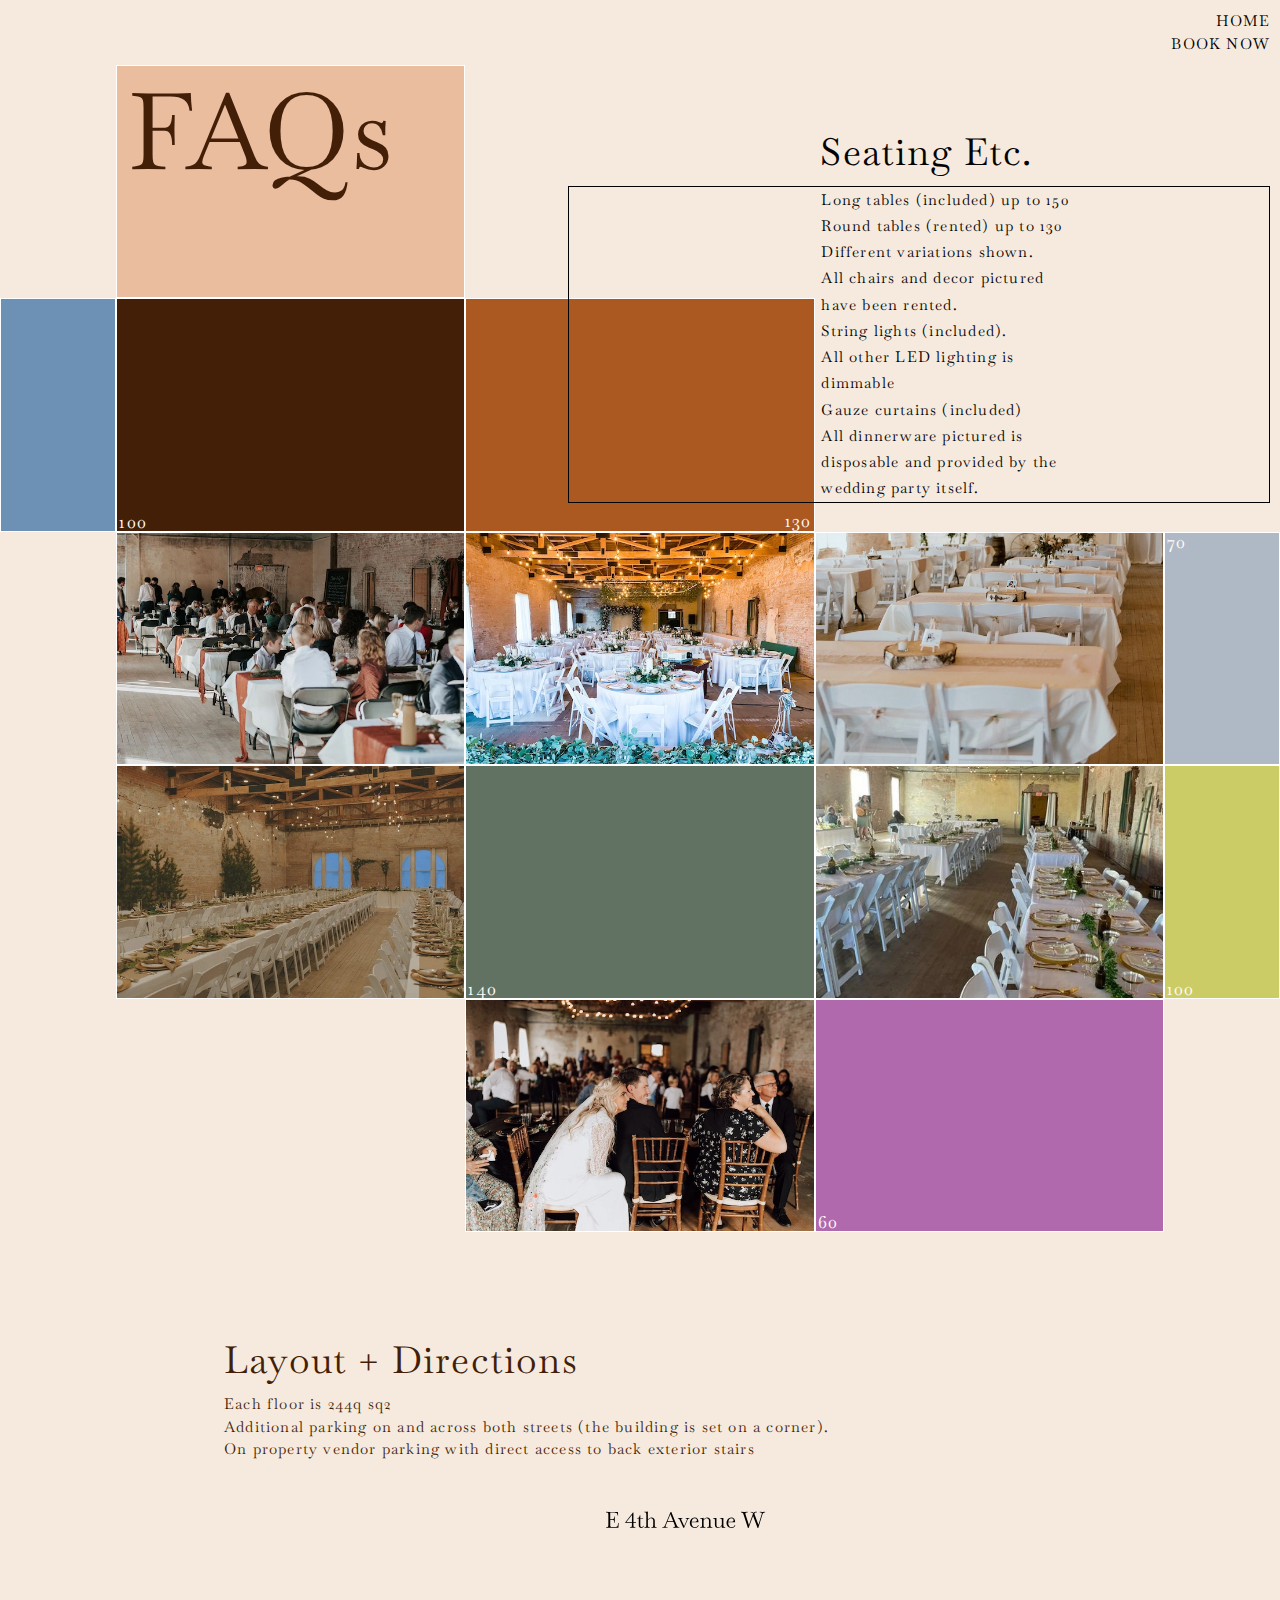
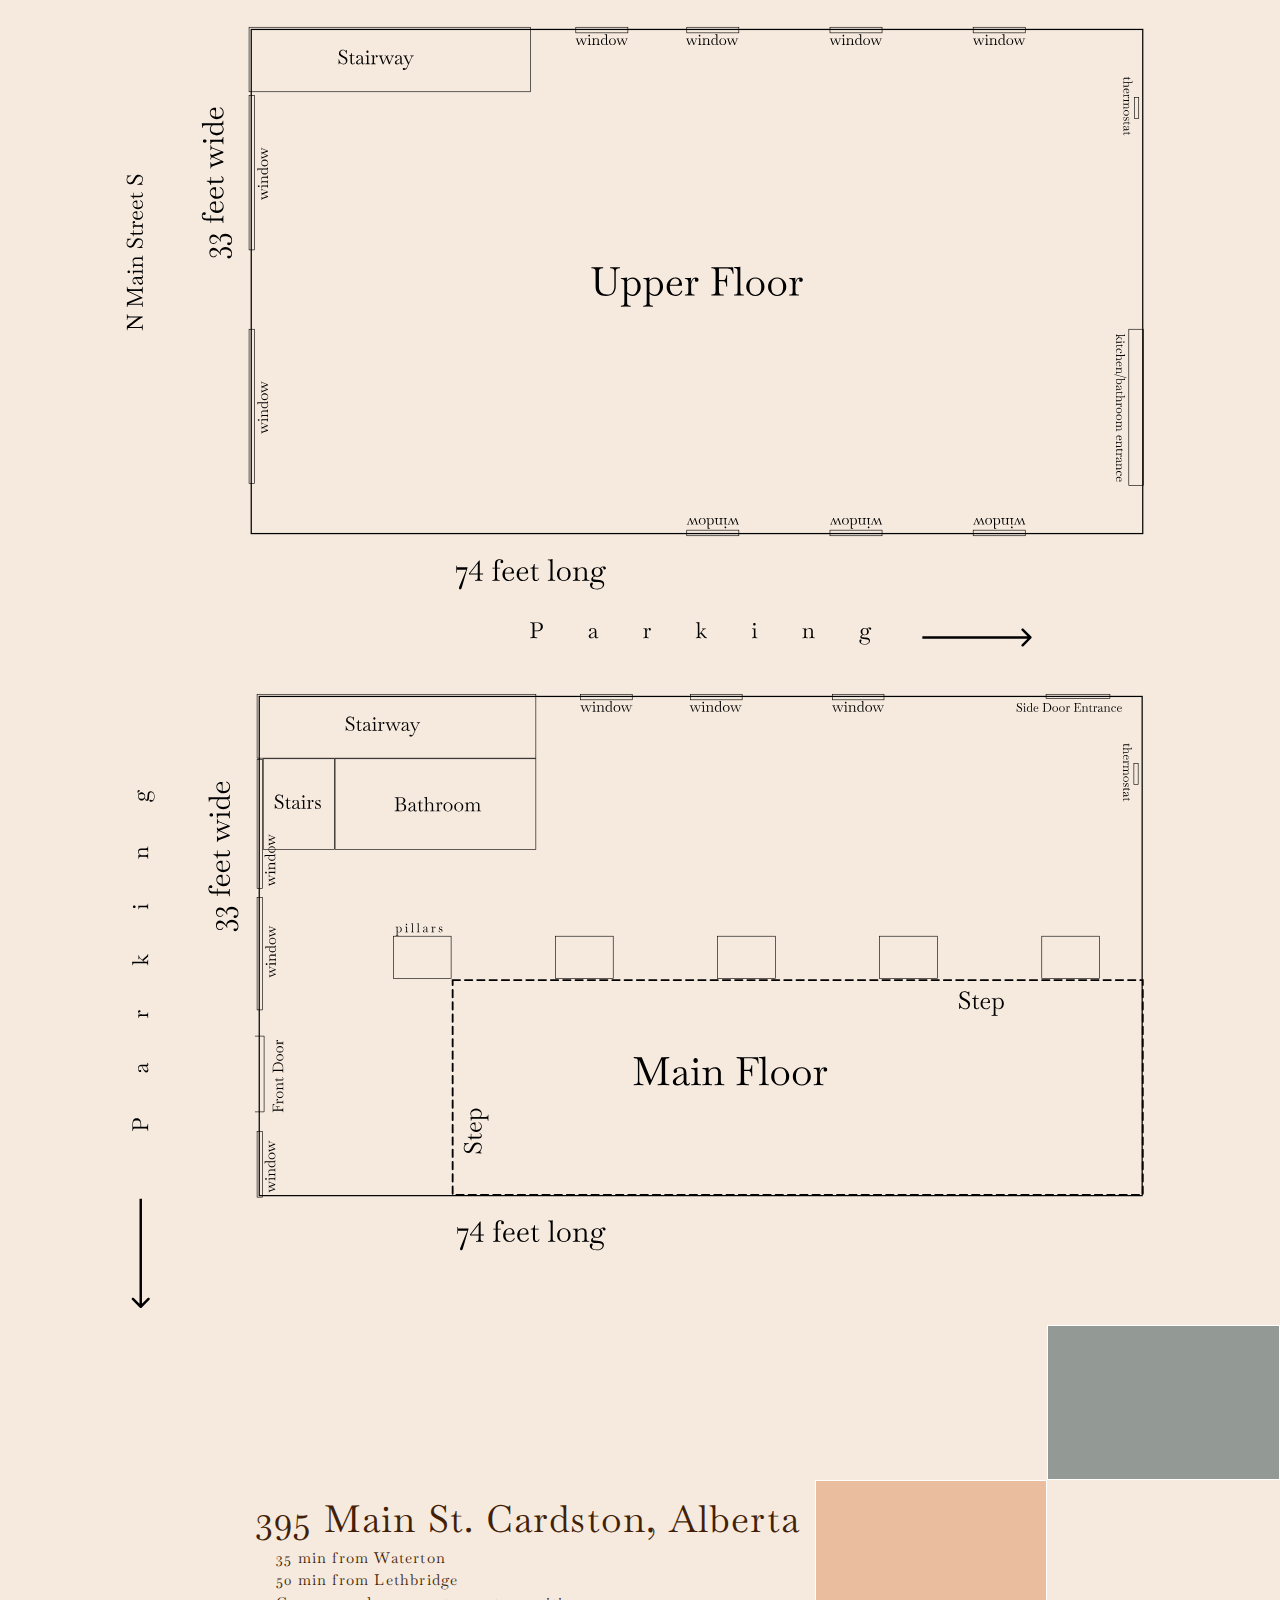
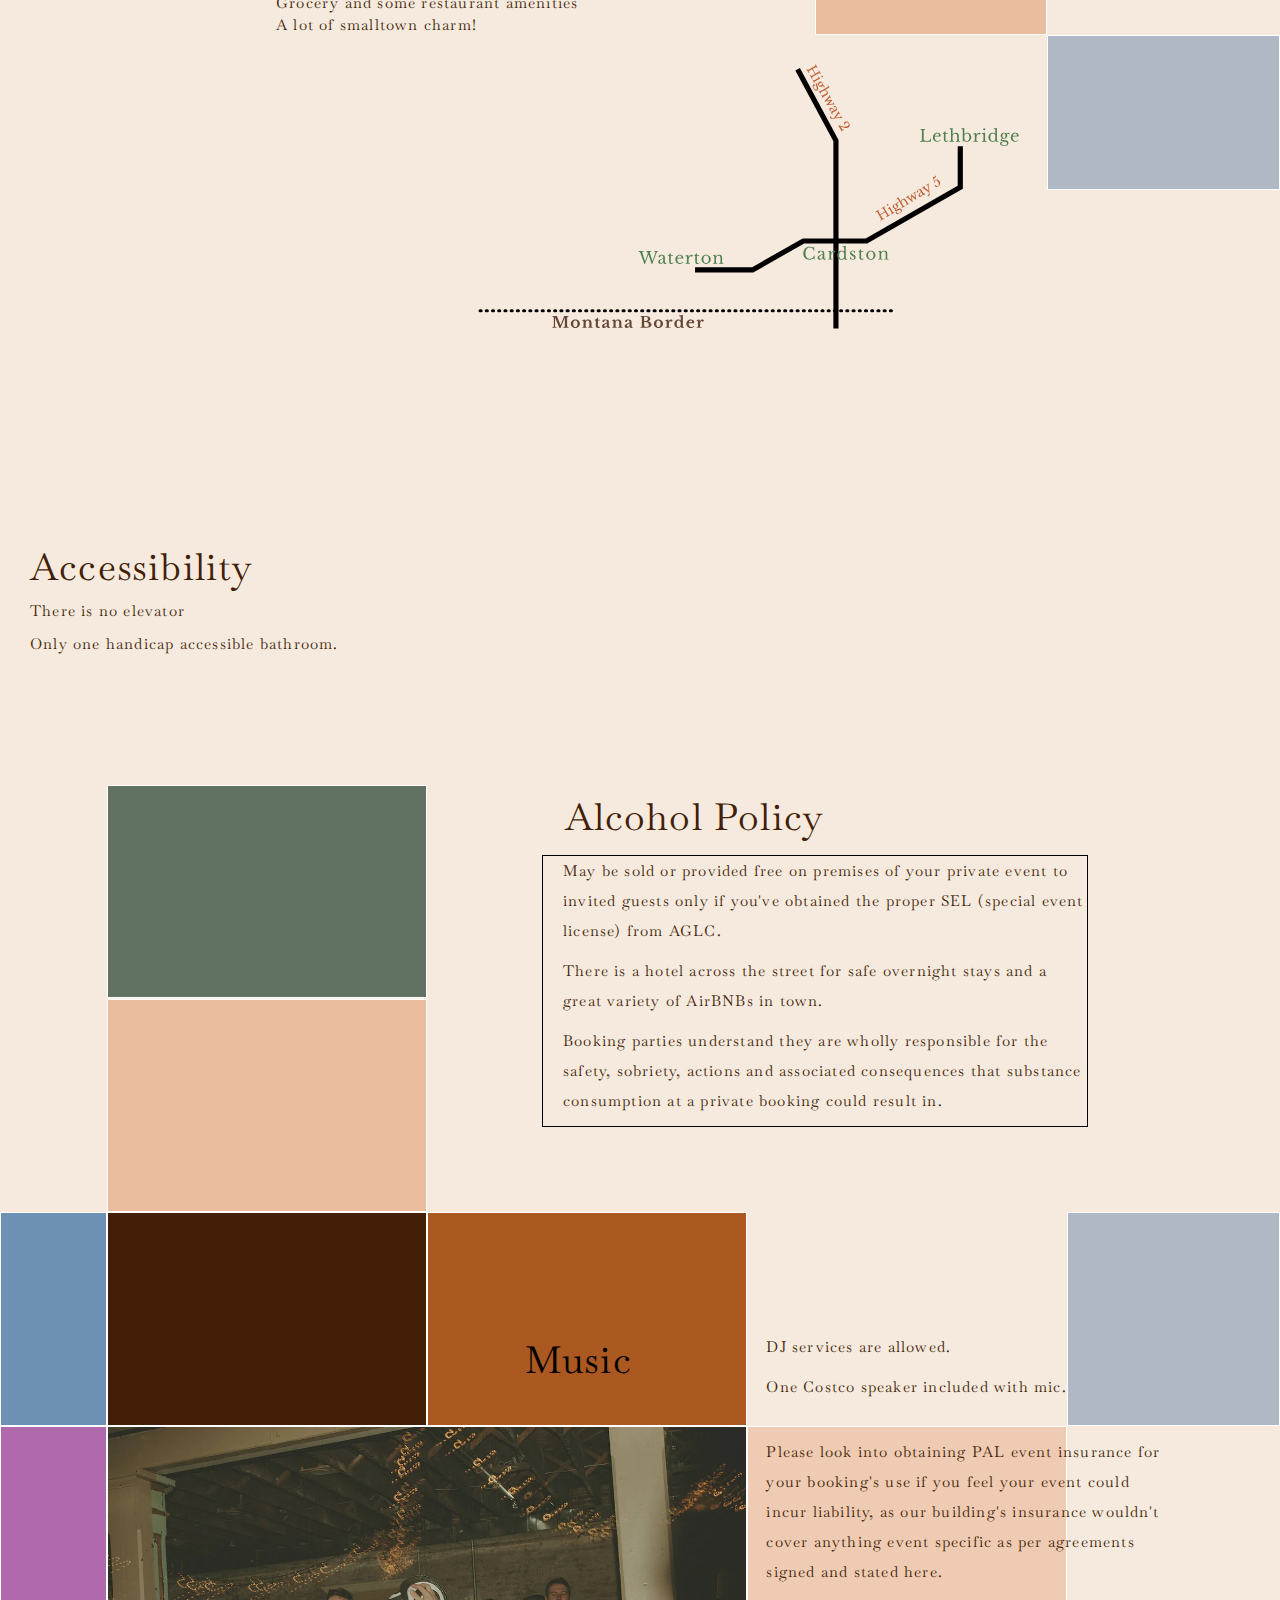
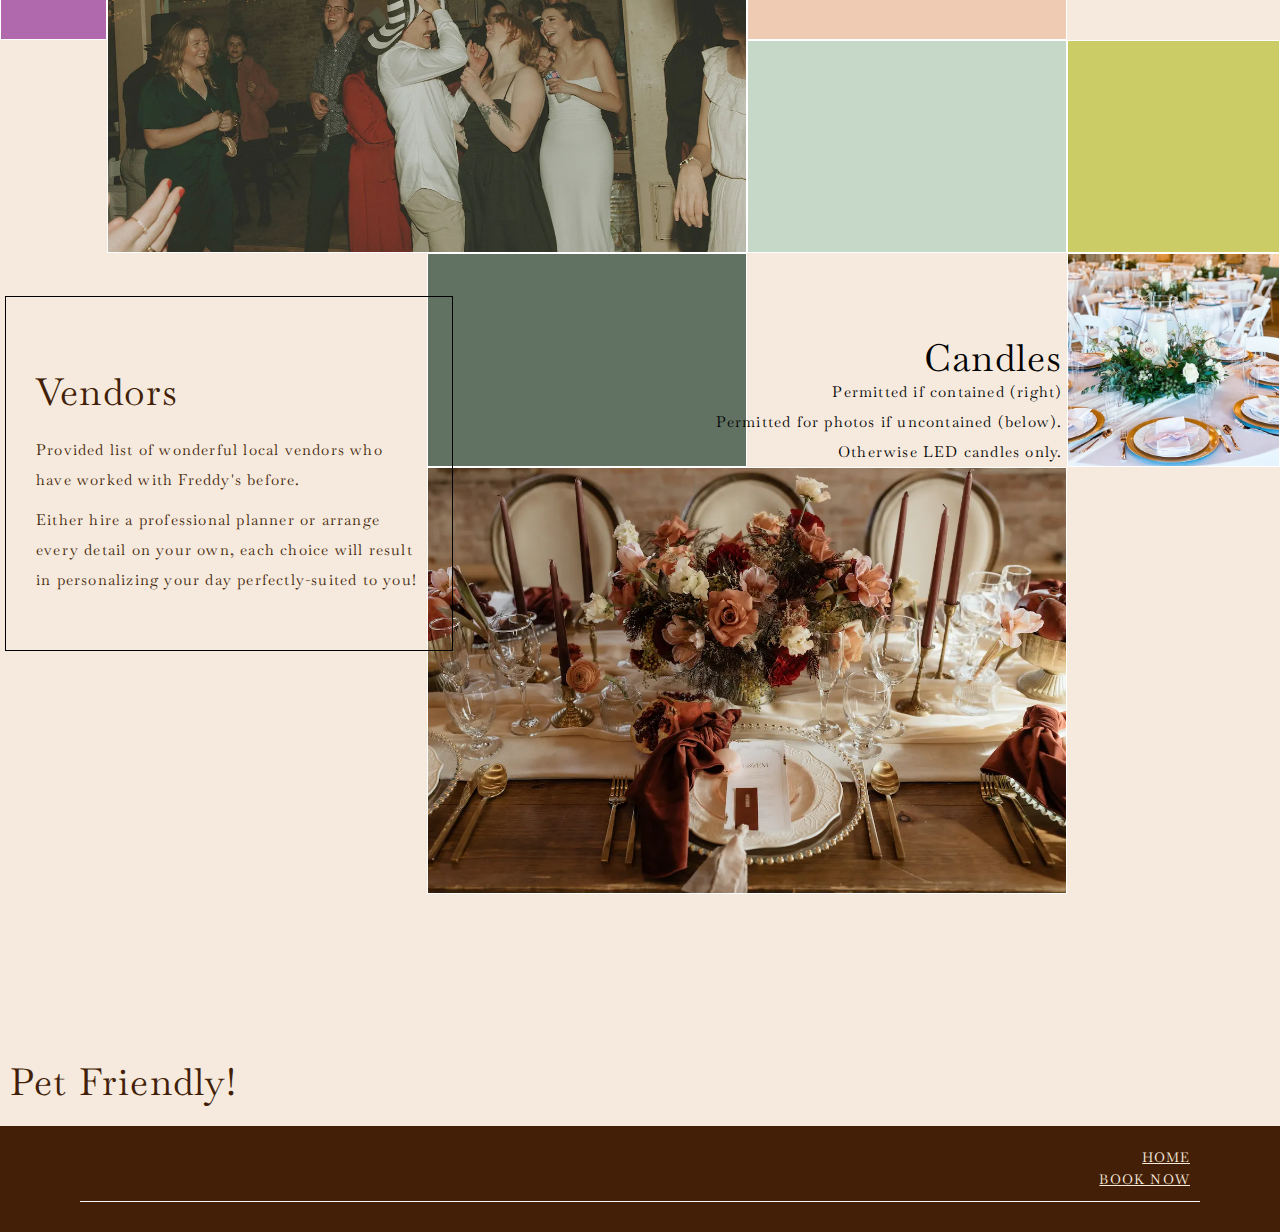
<file: faqs.html>
<!DOCTYPE html>
<html lang="en">
<head>
    <meta charset="UTF-8">
    <meta name="viewport" content="width=device-width, initial-scale=1.0">
    <title>FAQs</title>
    <link rel="stylesheet" href="css/reset.css">
    <link rel="stylesheet" href="css/styles.css" type="text/css">
    <link rel="stylesheet" href="css/grid.css">
    <!-- google fonts -->
    <link rel="preconnect" href="https://fonts.googleapis.com">
    <link rel="preconnect" href="https://fonts.gstatic.com" crossorigin>
    <link href="https://fonts.googleapis.com/css2?family=Baskervville:ital@0;1&display=swap" rel="stylesheet">

</head>
<body class="bg-tan">
    <header>
        <ul>
            <li><a href="../index.html">HOME</a></li>
            <li><a href="https://freddysonmain.setmore.com/">BOOK NOW</a></li>
        </ul>
    </header>
    <main>
        <section class="wrapper">
            <div class="relative">
                <div class="grid-1">
                    <div class="peach"></div>
                    <div class="md-blue"></div>
                    <div class="dk-brown"><p>100</p></div>
                    <img src="img/grid/grid-img-1.webp"/>
                    <div class="orange"><p>130</p></div>
                    <img src="img/grid/grid-img-2.webp"/>
                    <img src="img/grid/grid-img-3.webp"/>
                    <div class="lt-blue"><p>70</p></div>
                    <img src="img/grid/grid-img-4.webp"/>
                    <div class="sage"><p>140</p></div>
                    <img src="img/grid/grid-img-5.webp"/>
                    <div class="yellow"><p>100</p></div>
                    <img src="img/grid/grid-img-6.webp"/>
                    <div class="magenta"><p>60</p></div>
                </div>
                <h2 class="faqs">FAQs</h2>
                <div class="seating">
                    <h3>Seating Etc.</h3>
                    <ul>
                        <li>Long tables (included) up to 150</li>
                        <li>Round tables (rented) up to 130</li>
                        <li>Different variations shown.</li>
                        <li>All chairs and decor pictured have been rented.</li>
                        <li>String lights (included).</li>
                        <li>All other LED lighting is dimmable</li>
                        <li>Gauze curtains (included)</li>
                        <li>All dinnerware pictured is disposable and provided by the wedding party itself. </li>
                    </ul>
                </div>
            </div>
        </section>
        <section class="directions wrapper">
            <div>
                <h3>Layout + Directions</h3>
                <p>Each floor is 244q sq2</p>
                <p>Additional parking on and across both streets (the building is set on a corner).</p>
                <p>On property vendor parking with direct access to back exterior stairs</p>
            </div>
            <div class="floor-plan">
                <img src="img/upper-floor.svg" alt="upper floor plan">
            </div>
            <div class="floor-plan">
                <img src="img/main-floor.svg" alt="main floor plan">
            </div>
            <div class="relative">
                <div class="grid-2">
                    <div class="lt-sage"></div>
                    <div class="peach"></div>
                    <div class="lt-blue"></div>
                </div>
                <div class="address">
                    <h4>395 Main St. Cardston, Alberta</h4>
                    <ul>
                        <li>35 min from Waterton</li>
                        <li>50 min from Lethbridge</li>
                        <li>Grocery and some restaurant amenities</li>
                        <li>A lot of smalltown charm!</li>
                    </ul>
                </div>
                <div class="map">
                    <img src="img/map.svg"/>
                </div>
            </div>
        </section>
        <section class="accessibility">
            <h3>Accessibility</h3>
            <p>There is no elevator</p>
            <p>Only one handicap accessible bathroom.</p>
        </section>
        <section class="policies wrapper">
            <div class="relative">
                <div class="grid-3">
                    <div class="sage"></div>
                    <div class="peach"></div>
                    <div class="md-blue"></div>
                    <div class="dk-brown"></div>
                    <div class="orange"></div>
                    <div class="lt-blue"></div>
                    <div class="magenta"></div>
                    <img class="dance-photo" src="img/grid/grid-img-7.webp" alt="dance party">
                    <div class="lt-pink"></div>
                    <div class="mint"></div>
                    <div class="yellow"></div>
                    <div class="sage"></div>
                    <img class="plates-photo" src="img/grid/grid-img-8.webp" alt="gold plates on table">
                    <img class="candlestick-table" src="img/grid/grid-img-9.webp" alt="decorated table">
                </div>
                <div class="alcohol">
                    <h3>Alcohol Policy</h3>
                    <div>
                        <p>May be sold or provided free on premises of your private event to invited guests only if you've obtained the proper SEL (special event license) from AGLC.</p>
                        <p>There is a hotel across the street for safe overnight stays and a great variety of AirBNBs in town.</p>
                        <p>Booking parties understand they are wholly responsible for the safety, sobriety, actions and associated consequences that substance consumption at a private booking could result in.</p>
                    </div>
                </div>
                <div class="music">
                    <h3>Music</h3>
                    <div>
                        <p>DJ services are allowed.</p>
                        <p>One Costco speaker included with mic.</p>
                        <p>Please look into obtaining PAL event insurance for your booking's use if you feel your event could incur liability, as our building's insurance wouldn't cover anything event specific as per agreements signed and stated here.</p>
                        <!-- <p>Please, absolutely no moshing on the second floor. The main floor however is often used as a dance floor for more extended dance parties. 
                            Also add that a screen to display media is provided. (Projector not yet provided)
                            </p> -->
                    </div>
                </div>
                <div class="candles">
                    <h3>Candles</h3>
                    <p>Permitted if contained (right)</p>
                    <p>Permitted for photos if uncontained (below).</p>
                    <p>Otherwise LED candles only.</p>
                </div>
                <div class="vendors">
                    <h3>Vendors</h3>
                    <p>Provided list of wonderful local vendors who have worked with Freddy's before.</p>
                    <p>Either hire a professional planner or arrange every detail on your own, each choice will result in personalizing your day perfectly-suited to you!</p>
                </div>
            </div>
            <div class="pets">
                <h3>Pet Friendly!</h3>
            </div>
        </section>
    </main>
    <footer>
        <ul>
            <li><a href="../index.html">HOME</a></li>
            <li><a href="https://freddysonmain.setmore.com/">BOOK NOW</a></li>
        </ul>
    </footer>
</body>
</html>
</file>
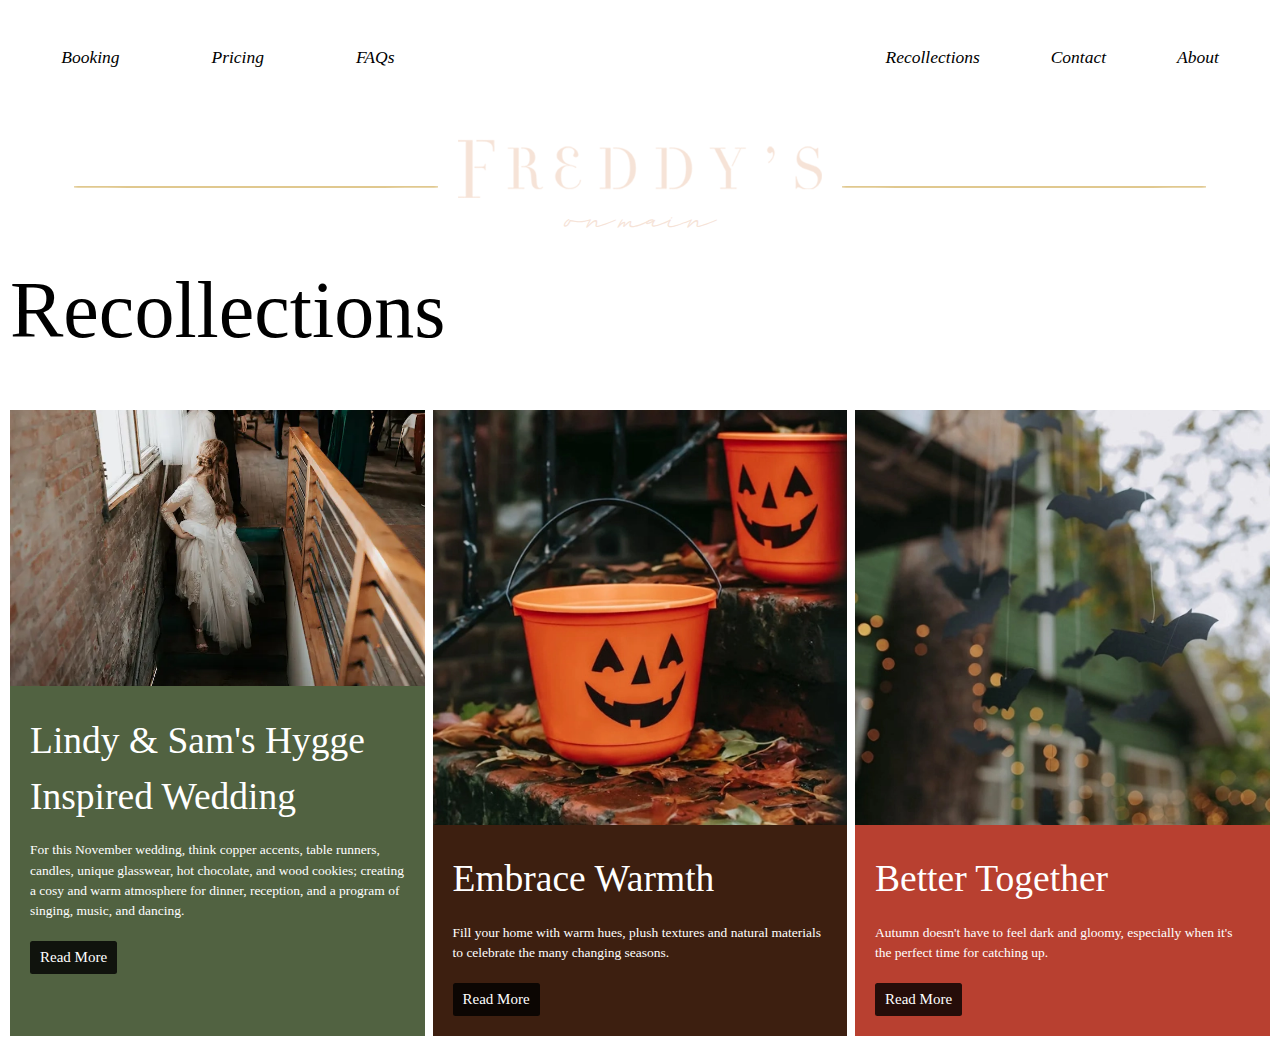
<file: recollections.html>
<!DOCTYPE html>
<html lang="en">
	<head>
		<meta charset="utf-8">
		<meta name="viewport" content="width=device-width, initial-scale=1.0">
		<title>Freddy's on Main | Recollections</title>

		<meta name="author" content="Valerie Watson | vwatson@nait.ca">
		<meta name="description" content="This website demonstrates how to present different flexbox layouts and orientations based upon viewport size.">

		<!-- Google Fonts -->
		<link rel="preconnect" href="https://fonts.googleapis.com">
		<link rel="preconnect" href="https://fonts.gstatic.com" crossorigin>
		<link href="https://fonts.googleapis.com/css2?family=Noto+Sans:wght@300;500&display=swap" rel="stylesheet">

		<!-- Stylesheets -->
		<link rel="stylesheet" type="text/css" href="css/reset.css">
		<link rel="stylesheet" type="text/css" href="blog/css/styles.css">
		<link rel="stylesheet" type="text/css" href="css/styles.css">
	</head>
	<body>
		<header>
			<div class="wrapper">
				<div class="relative flex-container">
					<nav>
						<ul>
							<li><a href="#booking">Booking</a></li>
							<li><a href="#pricing">Pricing</a></li>
							<li><a href="#faqs">FAQs</a></li>
						</ul>
						<ul>
							<li><a href="#gallery">Recollections</a></li>
							<li><a href="#contact">Contact</a></li>
							<li><a href="#about">About</a></li>
						</ul>
					</nav>
					<section class="site-id">
						<h1 class="sr-only">Freddy's on Main</h1>
						<div class="horizontal-line"></div>
						<a class="logo flex-container" href="index.html">
							<img src="img/freddys-logo.png" alt="Freddy's on Main Logo">
							<img src="img/logo-tan.png" alt="Freddy's on Main logo">
							<span>on main</span>
						</a>
						<div class="horizontal-line"></div>
						<svg class="toggle-btn" viewBox="0 0 100 80" width="100%" height="100%">
							<rect width="100" height="16" rx="5"></rect>
							<rect y="30" width="100" height="16" rx="5"></rect>
							<rect y="60" width="100" height="16" rx="5"></rect>
						</svg>
					</section>
				</div>
			</div>
		</header>
		<section class="card-deck">
			<h2>Recollections</h2>
			<div class="card">
				<div class="image-container">
					<img src="blog/img/sam-lindy-blog.webp" alt="some desctiptive text">
				</div>
				<section class="description">
					<h3>Lindy & Sam's Hygge Inspired Wedding</h3>
					<p>For this November wedding, think copper accents, table runners, candles, unique glasswear, hot chocolate, and wood cookies; creating a cosy and warm atmosphere for dinner, reception, and a program of singing, music, and dancing.</p>
					<a href="blog/lindy+sam.html">Read More</a>
				</section>
			</div>
	
			<div class="card">
				<div class="image-container">
					<img src="blog/img/2.webp" alt="some desctiptive text">
				</div>
				<section class="description">
					<h3>Embrace Warmth</h3>
					<p>Fill your home with warm hues, plush textures and natural materials to celebrate the many changing seasons.</p>
					<a href="#">Read More</a>
				</section>
		
			</div>
			<div class="card">
				<div class="image-container">
					<img src="blog/img/3.webp" alt="some desctiptive text">
				</div>
				<section class="description">
					<h3>Better Together</h3>
					<p>Autumn doesn't have to feel dark and gloomy, especially when it's the perfect time for catching up.</p>
					<a href="#">Read More</a>
				</section>
			</div>
			<div class="card">
				<div class="image-container">
					<img src="blog/img/4.webp" alt="some desctiptive text">
				</div>
				<section class="description">
					<h3>Better Together</h3>
					<p>Autumn doesn't have to feel dark and gloomy, especially when it's the perfect time for catching up.</p>
					<a href="#">Read More</a>
				</section>
			</div>	
				<div class="card">
					<div class="image-container">
						<img src="blog/img/5.webp" alt="some desctiptive text">
					</div>
					<section class="description">
						<h3>Dried Wreath</h3>
						<p>To make your front door more fall-appropriate in an instant, create a wreath out of dried decorative corn.</p>
						<a href="#">Read More</a>
					</section>
				</div>
				<div class="card">
					<div class="image-container">
						<img src="blog/img/6.webp" alt="some desctiptive text">
					</div>
					<section class="description">
						<h3>Leaf Wreath</h3>
						<p>Bring more attention to your outdoor light fixtures by surrounding them in an medley of leaves and dried fruits.</p>
						<a href="#">Read More</a>
					</section>
				</div>
			</section>
		<script src="js/main.js"></script>
	</body>
</html>
</file>
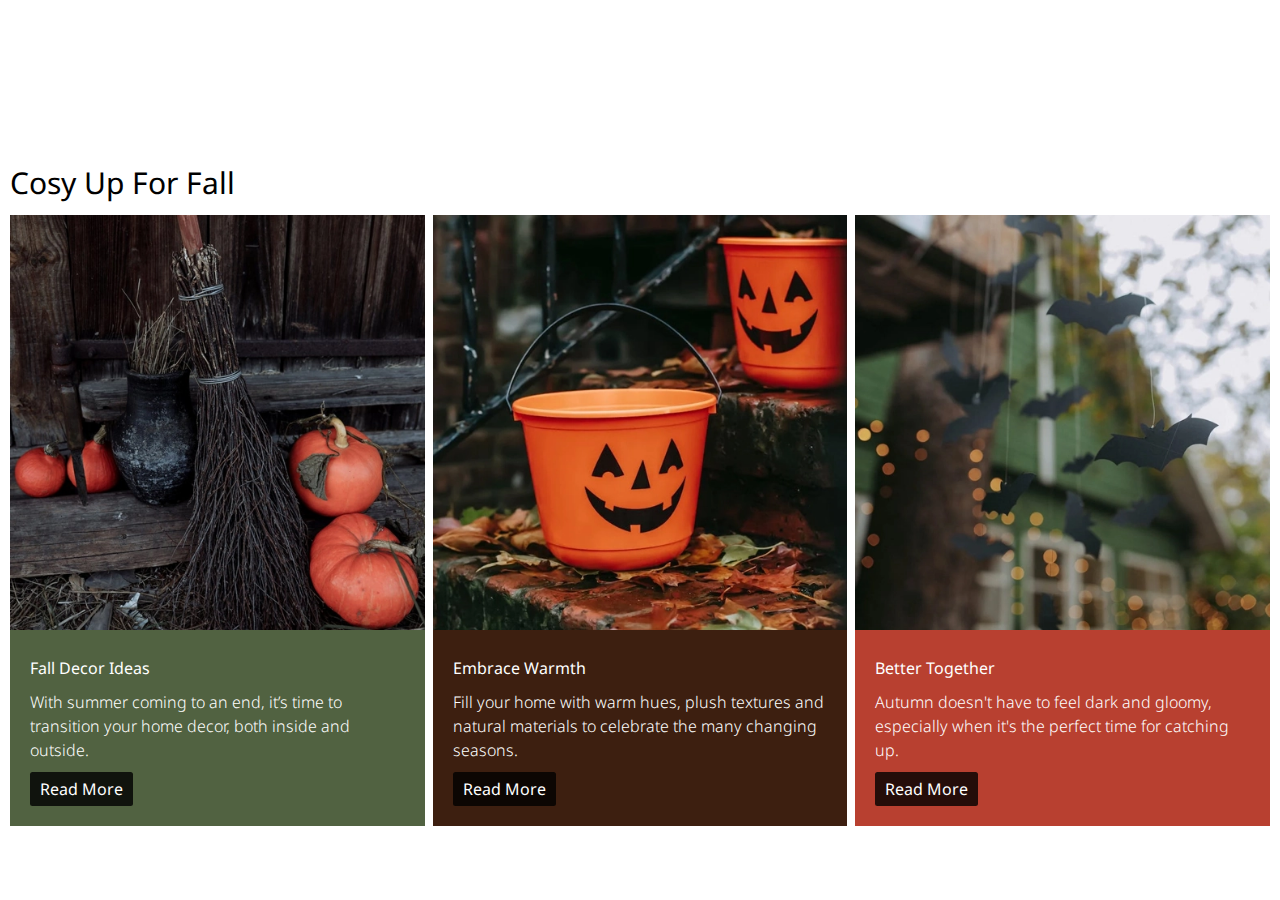
<file: blog/recollections.html>
<!DOCTYPE html>
<html lang="en">
	<head>
		<meta charset="utf-8">
		<meta name="viewport" content="width=device-width, initial-scale=1.0">
		<title>Cosy Up For Fall</title>

		<meta name="author" content="Valerie Watson | vwatson@nait.ca">
		<meta name="description" content="This website demonstrates how to present different flexbox layouts and orientations based upon viewport size.">

		<!-- Google Fonts -->
		<link rel="preconnect" href="https://fonts.googleapis.com">
		<link rel="preconnect" href="https://fonts.gstatic.com" crossorigin>
		<link href="https://fonts.googleapis.com/css2?family=Noto+Sans:wght@300;500&display=swap" rel="stylesheet">

		<!-- Stylesheets -->
		<link rel="stylesheet" type="text/css" href="css/reset.css">
		<link rel="stylesheet" type="text/css" href="css/styles.css">
	</head>
	<body>
		<section class="card-deck">
			<h2>Cosy Up For Fall</h2>
			<div class="card">
				<div class="image-container">
					<img src="img/1.webp" alt="some desctiptive text">
				</div>
				<section class="description">
					<h3>Fall Decor Ideas</h3>
					<p>With summer coming to an end, it’s time to transition your home decor, both inside and outside.</p>
					<a href="#">Read More</a>
				</section>
			</div>
	
			<div class="card">
				<div class="image-container">
					<img src="img/2.webp" alt="some desctiptive text">
				</div>
				<section class="description">
					<h3>Embrace Warmth</h3>
					<p>Fill your home with warm hues, plush textures and natural materials to celebrate the many changing seasons.</p>
					<a href="#">Read More</a>
				</section>
		
			</div>
			<div class="card">
				<div class="image-container">
					<img src="img/3.webp" alt="some desctiptive text">
				</div>
				<section class="description">
					<h3>Better Together</h3>
					<p>Autumn doesn't have to feel dark and gloomy, especially when it's the perfect time for catching up.</p>
					<a href="#">Read More</a>
				</section>
			</div>
			<div class="card">
				<div class="image-container">
					<img src="img/4.webp" alt="some desctiptive text">
				</div>
				<section class="description">
					<h3>Better Together</h3>
					<p>Autumn doesn't have to feel dark and gloomy, especially when it's the perfect time for catching up.</p>
					<a href="#">Read More</a>
				</section>
			</div>	
				<div class="card">
					<div class="image-container">
						<img src="img/5.webp" alt="some desctiptive text">
					</div>
					<section class="description">
						<h3>Dried Wreath</h3>
						<p>To make your front door more fall-appropriate in an instant, create a wreath out of dried decorative corn.</p>
						<a href="#">Read More</a>
					</section>
				</div>
				<div class="card">
					<div class="image-container">
						<img src="img/6.webp" alt="some desctiptive text">
					</div>
					<section class="description">
						<h3>Leaf Wreath</h3>
						<p>Bring more attention to your outdoor light fixtures by surrounding them in an medley of leaves and dried fruits.</p>
						<a href="#">Read More</a>
					</section>
				</div>
			</section>
		
	</body>
</html>
</file>
<file: css/styles.css>
/* @font-face {
    font-family: "Baskervville", serif;
    font-weight: 400;
    font-style: normal;
    src: url(baskervville);
} */

@font-face {
    font-family: 'rahayuregular';
    src: url('../fonts/rahayu-webfont.woff2') format('woff2'),
         url('../fonts/rahayu-webfont.woff') format('woff');
    font-weight: normal;
    font-style: normal;
}
:root {
    --dark-blue: #348aa7;
    --medium-green: #bce784;
    --off-white: #f7f7f7;
    --charcoal: #2a2d34;
    --rubik: 1.6rem/1.5 "Rubik", sans-serif;
    --borders: 1px solid black;
    --pink: #ae677df9;
    --brown: #7d46226a;
    --purple: #bd8dbf;
} 

/* typography */
body {
    font-size: 1.25rem;
    line-height: 1.5;
    font-family: Baskervville;
}

span {
    font-family: "Baskervville", serif;
    font-weight: 400;
    font-style: italic;
}

h2 {
    font-size: 8rem;
    margin-bottom: 3rem;
}

h3 {
    font-size: 2.5rem;
    margin-bottom: 0.5rem;
}

p {
    margin-bottom: 1rem;
}

nav a {
    font-style: italic;
    font-size: 1.5rem;
}

nav a:hover {
    text-decoration: underline;
}

.sr-only {
    position:absolute;
    left:-10000px;
    top:auto;
    width:1px;
    height:1px;
    overflow:hidden;
}

.flex-container {
    display: flex;
    flex-direction: column;
    justify-content: center;
    align-items: center;
}

.relative {
    position: relative;
}

.absolute {
    position: absolute;
}

.round-button {
    background-color: black;
    color: white;
    border-radius: 50%;
    display: block;
    width: 9rem;
    height: 9rem;
    padding: 0.4rem;
    z-index: 50;
}
.round-button span {
    border: 1px solid white;
    display: block;
    border-radius: 50%;
    height: 100%;
    display: flex;
    align-items: center;
    justify-content: center;
}

/* ******************* header ********************************* */
header {
    background-color: white;
}

.site-id {
    margin: 0 auto;
    width: 35%;
    display: flex;
    align-items: center;
}

.logo {  
    text-align: center;
    color: var(--charcoal);
    text-decoration: none;
    padding: 1rem 1rem 0.5rem 1rem;
}
.logo span {
    font-family: 'rahayuregular';
    font-size: 1.5rem;
}

.logo img:last-of-type {
    display: none;
}

.toggle-btn {
    position: absolute;
    right: 0;
    padding: 1rem;
    width: 5rem;
    display: block;
    fill: #bd8dbf;
}

header nav {
    position: absolute;
    top: 5.5rem; /* the height of the closed header */
    left: 0;
    width: 100vw;
    max-height: 0;
    overflow: hidden;
    transition: max-height 0.7s ease-in-out;
    background-color: white;
    }

.show-nav {
    max-height: 100vh;
    z-index: 50;
    }

nav ul li a {
    display: block;
    padding: 1rem;
    color: black;
    z-index: 100;
}
/* **************** banner ************* */

.banner {
    position: relative;
}

.banner p {
    position: absolute;
    top: 7%;
    background-color: hwb(40 47% 32% / 0.93);
    color: #fbf9fb;
    line-height: 1.15;
    padding: 1rem;
    margin-right: 1rem;
}
.banner a,
.picture a {
    position: absolute;
    bottom: 0;
    right: 0;
    padding: 0.7rem;
    color: rgba(128, 128, 128, 0.528);
    font-style: italic;
}
.banner a:hover {
    color: rgba(128, 128, 128, 0.703);
    text-decoration: underline wavy;
}
.banner img {
    display: block;
}

/* main layout */

.proposal > div:first-child {
    color: #030303;
    /* background-color: hwb(41 47% 32% / 0.902); */
    line-height: 1.25;
    padding: 3.75rem 7rem;
    margin: 1rem;
}

.proposal h3 {
    font-style: italic;
    margin-bottom: 1rem;
}
.proposal img {
    padding-right: 6rem;
}

.proposal .round-button {
    position: absolute;
    right: 0;
}
.expenses {
    text-align: center;
    padding: 4rem 2rem;
    display: flex;
    flex-wrap: wrap;
    justify-content: center;
}
.expenses div {
    margin-bottom: 1rem;
}
.details > div {
    align-items: end;
    padding: 1rem;
}
.details span {
    font-size: 1.75rem;
    padding-right: 0.5rem;
}

.details p {
    text-align: right;
}
.details .copy {
    padding-left: 0.5rem;
}
.details p:nth-child(2) {
    padding-left: 2.5rem;
}
.details p:last-child {
    padding-left: 5rem;
}

.details .overlap {
    background-color: #d1a78f;
    margin-left: 2.5rem;
    margin-bottom: 8rem;
    margin-right: 4rem;
    /* max-width: 500px; */
}
.details .overlap img {
    transform: translate(3rem, 2rem);
    outline: 1px solid black;
    outline-offset: -0.75rem;
    padding-top: 1rem;
    padding-bottom: 1rem;
    padding-left: 1rem;
}
.details h3 {
    margin-top: -5rem;
    padding-left: 2.5rem;
    display: flex;
    align-items: flex-start;
    text-align: left;
    width: 100%;
}

.details {
    margin-bottom: 2rem;
    max-width: 1000px;
}

.stories {
    padding: 2rem;
    max-width: 1000px;
} 

.stories > div {
    border: 1px solid black;
}

.stories h3 {
    /* padding: 1rem; */
    padding-bottom: 0;
}
.stories > div > div {
    padding: 1rem;
}
.stories img {
    padding: 0.25rem;
}

.stories a {
    position: absolute;
    right: 1rem;
    bottom: -32%;
}

.stories {
    margin-bottom: 5rem;
}

.spill {
    /* background-image: url("../img/paper-background-sm.webp"); */
    margin-bottom: 3rem;
}
.spill h3 {
    transform: rotate(2deg);
    text-align: center;
}

.spill p {
    /* background-color: rgba(108, 74, 34, 0.7); */
    /* border-radius: 3rem; */
    padding: 3rem 6rem;
    margin-top: -2rem;
}

.spill picture {
    width: 50%;
    transform: rotate(-2deg);
    border: var(--borders);
    padding: 0.25rem;
    max-width: 500px;
}
.spill a {
    text-align: center;
    position: absolute;
    right: 12%;
    bottom: -65%;

}
.photo-arrange .brown-bg {
    background-color: #7d46226a;
    height: 70%;
    width: 100%;
    position: absolute;
    z-index: -1;
}
.questions > div {
    background-color: #ae677df9;
    flex-direction: row;
    gap: 1rem;
    padding: 1rem;
}
.questions img {
    /* background-color: var(--pink); */
    margin-bottom: -0.6rem;
    /* border: var(--borders); */
}
.questions > div > div {
    width: 75%;
}
.questions p a {
    text-decoration: underline;
    color: black;
}

.rocky-mountain-stamp {
    float: left;
    width: 12rem;
    margin-right: 1rem;
    border-radius: 50%;
    shape-outside: margin-box;
}

.features {
    padding: 2rem;
    margin-bottom: 2rem;
}
.features a {
    color: #bd8dbf;
    text-decoration: underline;
}
footer {
    padding: 1rem;
    background-color: var(--pink);
}
footer a {
    text-decoration: underline;
    line-height: 1;
    font-style: normal;
    font-size: 1.25rem;
}
footer svg {
    fill: var(--off-white);
    width: 3rem;
}
footer > ul:first-child {
    flex-direction: row;
    flex-wrap: wrap;
    gap: 2rem;
    border-bottom: var(--off-white) 1px solid;
    padding: 2rem 0rem;
    margin: 0 7rem 2rem 7rem;
}
footer nav {
    margin: 0 auto;
    width: 80%;
}

footer nav .flex-container {
    flex-direction: row;
    flex-wrap: wrap;
    justify-content: space-between;
    margin-bottom: 2rem;
}
footer nav li a,
footer a,
footer p {
    color: var(--off-white);
}
footer nav li {
width: 30%;
}
footer p {
    padding: 1rem;
    margin-bottom: 0;
}
footer > ul:last-child {
    flex-direction: row;
    justify-content: start;
    gap: 2rem;
    padding: 1rem;
}

/* @media screen and (min-width: 1250px) {
    header .wrapper {  
        max-width: 1250px;
    }
} */


/* ************* faq layout ****************** */
.bg-tan header,
.bg-tan footer {
    /* margin-bottom: 1rem; */
    background-color: #f6eade;
    padding: 1rem;
}
.bg-tan header a {
    color: black;
}
.bg-tan footer a {
    color: #f6eade;
}
.bg-tan header a:hover,
.bg-tan footer a:hover {
    text-decoration: underline;
}
.bg-tan header,
.bg-tan footer {
    text-align: right;
}
.bg-tan footer {
    background-color: #431f07;
}
.directions > div:first-child,
.address,
.seating,
.accessibility {
    padding: 0 3rem;
    margin-bottom: 2rem;
}
.accessibility {
    padding-bottom: 2rem;
}
.pets {
    padding: 1rem;
}

.floor-plan {
    padding: 1rem;
}

.bg-tan {
    background-color: #f6eade;
    color: #431f07;
    letter-spacing: 1.2px;
}

.faqs {
    position: absolute;
    top: 0;
    line-height: 0.8;
    left: 37%;
}

.grid-1 {
    margin-bottom: 3.5rem;
}

.seating ul {
    border: 1px solid black;
    padding-left: 3rem;
    margin-left: 2.5rem;
}

.seating {
    margin-bottom: 6rem;
    color: #030303;
}

.directions > div:first-child p {
    padding-left: 3rem;
    margin-bottom: 0;
}

.address {
    position: absolute;
    top: 16%;
    z-index: 50;
    color: #431f07;
}

.address h4 {
    font-size: 1.8rem;
}

.address ul {
    padding-left: 2rem;
}

.map {
    width: 95%;
    margin: 1rem auto;
    padding-left: 3rem;
    padding-bottom: 5rem;
}

.policies > .relative {
    margin-top: 41rem;
    margin-bottom: 15rem;
}

.alcohol, 
.music,
.candles,
.vendors {
    position: absolute;
}

.alcohol {
   bottom: 100%;
   margin-bottom: 14.3rem;
   padding-bottom: 1.5rem;
   color: #431f07;
}

.alcohol div {
    border: 1px solid black;
    margin: 0 1rem;
    padding-left: 2rem;
}

.alcohol h3 {
    padding-left: 3.25rem;
    margin-bottom: 0;
}

.music {
    bottom: 75%;
    left: 8%;
}
.music h3 {
    color: #030303;
}

.music div p:last-child {
    padding-left: 30%;
    padding-right: 0.2rem;
}

.candles {
    text-align: right;
    bottom: 25%;
    right: 18.3%;
    color: #030303;
}

.candles p {
    margin-bottom: 0;
}

.vendors {
    top: 93%;
    padding: 0 1rem 0 1.75rem;
}

/* booking layout */

.booking {
    color: #030303;
    z-index: 50;
    margin-bottom: 3rem;
}

.booking h2 {
    padding-left: 10%;
    font-size: 4rem;
    line-height: 1.15;
    height: 20%;
}
.booking section {
    padding: 1rem 2rem;
    border: 2px solid white;
    margin-bottom: 0.5rem;
}

.booking section:first-of-type {
    background-color: #ab5821;
    margin-right: 3rem;
    border-left: 0;
}

.booking section:nth-child(3) {
    background-color: #c6d9c8;
    margin-left: 3rem;
    border-right: 0;
}
.booking section:nth-child(4) {
    background-color: #cccc66;
    margin-right: 3rem;
    border-left: 0;
}
.booking section:nth-child(5) {
    background-color: #b069ad;
    margin-left: 3rem;
    border-right: 0;
}
.booking section:nth-child(6) {
    background-color: #617263;
    margin-right: 3rem;
    border-left: 0;
}

/* ******************** Freddy's Family Layout ************************* */
.freddys-family section {
    padding: 2rem;
    max-width: 800px;
    margin: 0 auto;
}
.freddys-family {
    display: flex;
    flex-direction: column;
    align-items: center;
}
.freddys-family > img {
    max-width: 920px;
}
.freddys-family h2 {
    text-align: center;
}

@media screen and (min-width: 390px) {
    .music {
        bottom: 77%;
    }
    .music div p:last-child {
        margin-top: 5%;
        padding-left: 33%;
        margin-right: 1rem;
    }
    .candles {
        bottom: 27%;
    }
}

@media screen and (min-width: 400px) {
    header nav {
        top: 7.45rem;
    }
    .banner p {
        font-size: 1.5rem;
    }
    .site-id {
        width: 45%;
    }
    .logo span {
        font-size: 2.15rem;
    }
    .toggle-btn {
        width: 6rem;
    }
    .logo {
        padding: 2rem 2rem 1rem 2rem;
    }
    .spill a {
        bottom: -70%;
    }
}

@media screen and (min-width: 440px) {
    .floor-plan {
        padding: 1rem 4rem 1rem 3rem;
    }
    .policies > .relative {
        margin-top: 30rem;
    }
    .alcohol {
        margin: 0 3rem 3rem 1rem;
    }
    .music {
        display: flex;
        align-items: center;
        left: 10%;
        gap: 5%;
        bottom: 74%;
    }
    .music h3 {
        padding-bottom: 7rem;
    }
    .music div p:last-child {
        margin-top: 0;
        padding-left: 0;
    }
    h3 {
        font-size: 3.75rem;
    }
    .candles h3 {
        margin-bottom: 0;
        margin-right: -2.75rem;
    }

    .vendors {
        padding-left: 1rem;
    }
}

@media screen and (min-width: 500px) {
    .site-id {
        width: 220px;
    }
    section p,
    footer a,
    footer nav ul li a {
        font-size: 1.35rem;
    }
    .expenses {
        padding: 5rem 6rem;
        max-width: 1150px;
        margin: 0 auto;
    }
    .details > div {
        padding: 2rem;
    }
    .stories,
    .features {
        padding: 2.5rem 4rem;
    }
    .stories img {
        padding: 0.4rem;
    }
    .stories .copy {
        margin-bottom: 3rem;
    }
    .stories a {
        bottom: -10rem;
    }
    .round-button {
        width: 10rem;
        height: 10rem;
        font-size: 1.36rem;
    }
    .spill a {
        bottom: -90%;
        right: 15%;
    }
    footer p {
        text-align: center;
    }
    footer > ul:last-child {
        justify-content: center;
    }
}

@media screen and (min-width: 520px) {
    .faqs {
        line-height: 1.2;
    }
    .map {
        width: 80%;
        margin: initial;
        margin-top: -4rem;
        margin-left: 6rem;
    }
    .policies .relative {
        margin-top: 15rem;
    }
    .alcohol {
        left: 28%;
        bottom: 76%;
        margin-bottom: 0;
        padding-bottom: initial;
    }
    .music {
        justify-content: space-between;
        align-items: initial;
        left: 36%;
        top: 28%;
        gap: 28%;
    }
    .music h3 {
        padding-bottom: initial;
    }
    .music div {
        width: 65%;
    }
    .music h3 {
        width: 8%;
    }
    .music div p:last-child {
        margin-right: 0.2rem;
    }
    .candles {
        bottom: 25%;
        right: 17%;
    }
    .candles h3 {
        margin: 0;
        line-height: 1;
    }
    .vendors {
        top: 65%;
        padding: 5.75rem 0.7rem 4.5rem 1rem;
        margin-left: 0.5rem;
        border: 1px solid black;
        width: 35%;
    }
}

@media screen and (min-width: 680px) {
    .proposal img {
        margin-top: 3rem;
        padding: 0;
    }
    .proposal > div {
        position: absolute;
        top: 22%;
        padding: 0;
        width: 100%
    }
    .proposal > div > div {
        width: 69%;
        margin: 0 auto;
    }
    .details {
        padding: 0 4rem;
        margin-bottom: 0;
    }
    .stories {
        margin-bottom: 4rem;
    }
    .stories > div {
        flex-direction: row;
        gap: 2rem;
        border: none;
    }
    .stories .copy {
        width: 80%;
        padding: 0;
        margin-top: -5rem;
    }
    .stories img {
        border: var(--borders);
    }
    .stories a {
        left: 0;
    }
    .spill p {
        padding: 2rem 4rem 3rem 4rem;
        width: 70%;
        margin: -2rem auto 0 auto;
    }
    .spill a {
        bottom: -100%;
        right: 17%;
    }
    .faqs {
        left: 10%;
        top: 0;
        font-size: 10.65rem;
        line-height: 1.25;
    }
    .seating {
        position: absolute;
        bottom: 62.5%;
        left: 53.25%;
        margin-bottom: 0;
    }
    .address {
        top: 25%;
    }
    .address h4 {
        font-size: 3.75rem;
    }
    .map {
        width: 60%;
        margin-left: 13rem;
        margin-top: -8rem;
    }
    .policies .relative {
        margin-top: 10rem;
    }
    .alcohol {
        padding-left: 1rem;
    }
    .music {
        left: 40%;
        justify-content: start;
        gap: 25%;
    }
    .music div p:nth-child(2) {
        margin-bottom: 2rem;
    }
}

@media screen and (min-width: 800px) {
    .toggle-btn {
        display: none;
        position: static;
    } 

    header nav {
        display: flex;
        flex-direction: row;
        justify-content: space-between;
        position: static;
        overflow: visible;
        max-height: unset;
        padding: 1.5rem;
        width: 100%;
        }
        
    header nav ul {
        display: flex;
        flex-direction: row;
        width: 30%;
        justify-content: space-between;
    }
    header nav ul a {
        padding: 2.5rem 1rem 0 1rem;
        line-height: 2;
        text-align: center;
    }
    .site-id {
        position: absolute;
        width: 20%;
    }
    .logo span {
        font-size: 2rem;
    }
    .proposal img {
        margin-top: 0;
    }
    .banner {
        padding: 0.75rem 5rem 5rem 5rem;
    }
    .banner p {
        font-size: 1.75rem;
        margin-right: 5%;
        padding: 3rem 2rem;
        line-height: 1.5;
    }
    .banner a {
        bottom: 7rem;
        right: 7rem;
    }
    .proposal h3 {
        font-size: 4.5rem;
    }
    .proposal div {
        top: 23%;
    }
    main p {
        font-size: 1.5rem;
    }
    .details h3 {
        left: 76%;
    }
    .spill .brown-bg {
        display: none;
    }
    .spill > div {
        flex-direction: row-reverse;
        flex-wrap: wrap;
        padding: 0 2rem;
    }
    .brown-bg-lg {
        background-color: var(--brown);
        position: absolute;
        height: 80%;
        width: 100%;
    }
    .spill .copy {
        width: 30%;
    }
    .spill p {
        padding: 0;
        margin: 0;
        width: 100%;
    }
    .spill h3 {
        text-align: left;
        padding-left: 0rem;
        transform: rotate(0);
    }
    .spill a {
        /* bottom: -25%;
        right: 40%; */
        position: initial;
        margin-top: 1.75rem;
    }
    .spill picture {
        transform: rotate(0deg);
        width: 100%;
    }
    .spill .photo-arrange {
        width: 60%;
        padding: 1rem;
    }
    .proposal {
        order: 1;
    }
    .expenses {
        order: 2;
    }
    .details {
        order: 3;
    }
    .stories {
        order: 4;
    }
    .questions {
        order: 5;
    }
    .spill {
        order: 6;
    }
    .features {
        order: 7;
    }
    .questions {
        margin-bottom: 3.75rem;
    }
    .seating h3 {
        padding-left: 36%;
    }
    body {
        font-size: 1.5rem;
    }
    .seating {
        right: 0;
        left: initial;
        padding-right: 1rem;
        width: 58%;
    }
    .seating ul {
        padding-left: 36%;
        padding-right: 5%;
        margin: 0;
    }
    .alcohol,
    .candles,
    .vendors {
        line-height: 2;
    }
    .music {
        left: 41%;
        gap: 24%;
        justify-content: flex-start;
    }
    .music div {
        width: 68%;
        line-height: 2;
    }
    .music div p:nth-child(2) {
        margin-bottom: 3.5rem;
    }
    .booking div,
    .booking section {
        position: absolute;
        background: none;
    }
    .booking div {
        top: 2%;
        left: 10%;
    }
    .booking h2 {
        font-size: 9rem;
        letter-spacing: 0.325rem;
    }
    .booking section:first-of-type,
    .booking section:nth-child(3),
    .booking section:nth-child(4),
    .booking section:nth-child(5),
    .booking section:nth-child(6) {
        background: none;
        border: none;
        margin: initial;
        padding: 0 3%;
    }
    .booking section:first-of-type {
        top: 22.5%;
        left: 35%;
    }
    .booking section:nth-child(3) {
        top: 35%;
        width: 75%;
    }
    .booking section:nth-child(4) {
        top: 45.5%;
        padding-left: 2%;
        letter-spacing: 1.1px;
    }
    .booking section:nth-child(4) h3 {
        padding-left: 12%;
    }
    .booking section:nth-child(5) {
        top: 62%;
        left: 21%;
    }
    .booking section:nth-child(6) {
        top: 73%;
    }
    .booking h3 {
        margin-bottom: 0;
    }
    .freddys-family p {
        font-size: 1.6rem;
    }
}

@media screen and (min-width: 920px) {
    header nav {
        padding: 1.5rem 4% 1.5rem 4%;
    }
    header nav a {
        font-size: 1.75rem;
    }
    .site-id {
        bottom: 0;
        z-index: 50;
        transform: translate(0, 100%);
        width: 90%;
        padding: 1rem;
        padding-top: 3rem;
    }
    .horizontal-line {
        height: 2px;
        background-color: #d3b05fb3;
        border-radius: 15%;
        width: 45%;
        z-index: 100;
    }

    .logo span {
        color: #f6e3d7;
        font-size: 3rem;
    }

    .logo img:last-of-type {
        display: block;
        /* padding-top: 1rem; */
    }

    .logo img:first-of-type {
        display: none;
    }
    .banner {
        padding: 0 7rem 7rem 7rem;
    }
    .banner p {
        top: 18%;
        padding: 3rem 1rem 1.5rem 1rem;
    }
    .banner a {
        padding: 2rem;
    }
    .proposal div {
        top: 28%;
    }
    
    .spill a {
        bottom: -35%;
        right: 64%;
    }
    .features, 
    footer .wrapper {
       max-width: 900px;
       margin: 0 auto;
    }
    .freddys-family h2 {
        margin-top: 15rem;
    }
}

@media screen and (min-width: 1024px) {
    .grid-1 {
        margin-bottom: 10rem;
    }
    .seating li {
        max-width: 25rem;
        line-height: 1.75;
    }
    .directions > div:first-child p {
        padding-left: 0;
    } 
    .directions > div:first-child,
    .floor-plan {
        width: 85%;
        margin: 0 auto;
    }
    .directions > div:first-child {
        padding-left: 10%;
        margin-bottom: 4rem;
    }
    .address {
        padding-left: 20%;
    }
    .map {
        width: 45%;
        margin-left: 35%;
        margin-top: -10%;
        margin-bottom: 15rem;
    }
    
    .alcohol {
        width: 45%;
        left: 40%;
        bottom: 80%;
    }
    .music {
        top: 32%;
    }
    .music div {
        width: 54%;
    }

    .vendors {
        padding-right: 3rem;
        padding-left: 3rem;
    }
    .booking h2 {
        font-size: 12rem;
    }
    .booking section {
        font-size: 1.9rem;
    }
    .booking h3 {
        font-size: 5rem;
    }
    .booking section:first-of-type {
        top: 23%;
    }

}

@media screen and (min-width: 1200px) {
    .wrapper,
    .booking {
        max-width: 1440px;
        margin: 0 auto;
    }
    .banner p {
        padding: 6rem 2rem 4rem 2rem;
        font-size: 2.25rem;
        top: 12%;
    }
    /* header ul, */
    footer ul,
    .booking-grid,
    .booking section {
        max-width: 1440px;
        margin: 0 auto;
    }
    .booking div {
        top: 3%;
    }
}
</file>
<file: css/grid.css>
.peach {background-color: #ebbd9f;} 
.lt-pink {background-color: #efcbb3;}
.md-blue {background-color: #6c91b4;} 
.dk-brown  {background-color: #431f07;} 
.orange {background-color: #ab5821;}
.lt-blue {background-color: #afb8c5;}
.sage {background-color: #617263;}
.lt-sage {background-color: #939994;}
.yellow {background-color: #cccc66;}
.magenta {background-color: #b069ad;}
.mint {background-color: #c6d9c8;}
.grey {background-color: grey;}

/* grid block sizing */

.grid-1 {
    display: grid;
    grid-template-rows: repeat(5, 1fr);
    grid-template-columns: repeat(11, 4fr);
}
.grid-1 p {
    font-size: 1.8rem;
    color: #fffbf8;
    line-height: 1;
    width: 100%;
    height: 100%;
    display: flex;
    justify-content: start;
    align-items: end;
    padding-left: 0.2rem;
    padding-right: 0.2rem;
}
.lt-blue p {
    align-items: start;
}
.orange p {
    justify-content: end;
    padding-bottom: 0.1rem;
}

.grid-1 > *,
.grid-2 > *,
.grid-3 > *,
.booking-grid > * {
    border: 1.15px solid white;
}

.grid-1 .peach {
    grid-row: 1 / 2;
    grid-column: 2 / 5;
}

.grid-1 .md-blue {
    grid-row: 2 / 3;
    grid-column: 1 / 2;
}

.grid-1 .dk-brown {
    grid-row: 2 / 3;
    grid-column: 2 / 5;
}

.grid-1 .orange {
    grid-row: 2 / 3;
    grid-column: 5 / 8;
}

.grid-1 img:nth-of-type(1) {
    grid-row: 3 / 4;
    grid-column: 2 / 5;
}

.grid-1 img:nth-of-type(2) {
    grid-row: 3 / 4;
    grid-column: span 3;
}

.grid-1 img:nth-of-type(3) {
    grid-row: 3 / 4;
    grid-column: span 3;
}

.grid-1 .lt-blue {
    grid-row: 3 / 4;
    grid-column: span 2;
}

.grid-1 img:nth-of-type(4) {
    grid-row: 4 / 5;
    grid-column: 2 / 5;
}

.grid-1 .sage {
    grid-row: 4 / 5;
    grid-column: span 3;
}

.grid-1 img:nth-of-type(5) {
    grid-row: 4 / 5;
    grid-column: span 3;
}

.grid-1 .yellow {
    grid-row: 4 / 5;
    grid-column: span 2;
}

.grid-1 img:nth-of-type(6) {
    grid-row: 5 / 6;
    grid-column: 5 / 8;
}

.grid-1 .magenta {
    grid-row: 5 / 6;
    grid-column: 8 / 11;
}

.grid-2 {
    display: grid;
    grid-template-rows: repeat(3, 1fr);
    grid-template-columns: repeat(11, 1fr);
}

.grid-2 .lt-sage {
    grid-row: 1 / 2;
    grid-column: 10 / 12;
    aspect-ratio: 3 / 2;
}

.grid-2 .peach {
    grid-row: 2 / 3;
    grid-column: 8 / 10;
}

.grid-2 .lt-blue {
    grid-row: 3 / 4;
    grid-column: 10 / 12;
}

.grid-3 {
    display: grid;
    grid-template-rows: repeat(8, 1fr);
    grid-template-columns: repeat(12, 1fr);
}

.grid-3 .sage {
    grid-row: 1 / 2;
    grid-column: 2 / 5;
    aspect-ratio: 3 / 2;
}

.grid-3 .peach {
    grid-row: 2 / 3;
    grid-column: 2 / 5;
}

.grid-3 .md-blue {
    grid-row: 3 / 4;
    grid-column: 1 / 2;
}

.grid-3 .dk-brown {
    grid-row: 3 / 4;
    grid-column: 2 / 5;
}

.grid-3 .orange {
    grid-row: 3 / 4;
    grid-column: span 3;
}

.grid-3 .lt-blue {
    grid-row: 3 / 4;
    grid-column: 11 / 13;
}

.grid-3 .magenta {
    grid-row: 4 / 5;
    grid-column: 1 / 2;
}

.grid-3 img:nth-of-type(1) {
    grid-row: 4 / 6;
    grid-column: 2 / 8;
}

.grid-3 .lt-pink {
    grid-row: 4 / 5;
    grid-column: 8 / 11;
}

.grid-3 .mint {
    grid-row: 5 / 6;
    grid-column: 8 / 11;
}

.grid-3 .yellow {
    grid-row: 5 / 6;
    grid-column: 11 / 13;
}

.grid-3 div:nth-last-child(3) {
    grid-row: 6 / 7;
    grid-column: 5 / 8;
}

.grid-3 img:nth-last-child(2) {
    grid-row: 6 / 7;
    grid-column: 11 / 13;
}

.grid-3 img:last-child {
    grid-row: 7 / 9;
    grid-column: 5 / 11;
}

/* booking specifics */

.booking-grid {
    display: none;
    grid-template-rows: repeat(13, 1fr);
    grid-template-columns: repeat(8, 1fr);
}

.booking-grid .sage {
    grid-row: 1 / 2;
    grid-column: 2 / 4;
}

.booking-grid .peach {
    grid-row: 2 / 3;
    grid-column: 2 / 4;
    aspect-ratio: 3 / 2;
}

.booking-grid .md-blue {
    grid-row: 3 / 4;
    grid-column: 1 / 2;
}

.booking-grid .dk-brown {
    grid-row: 3 / 4;
    grid-column: 2 / 4;
}

.booking-grid .orange {
    grid-row: 3 / 4;
    grid-column: 4 / 6;
}

.booking-grid .lt-blue {
    grid-row: 3 / 4;
    grid-column: 8 / 9;
}

.booking-grid .lt-pink {
    grid-row: 4 / 5;
    grid-column: 6 / 8;
}

.booking-grid .yellow {
    grid-row: 5 / 6;
    grid-column: 8 / 9;
}

.booking-grid div:nth-child(7) {
    grid-row: 6 / 7;
    grid-column: 4 / 6;
}

.booking-grid .grey {
    grid-row: 6 / 7;
    grid-column: 8 / 9;
}

.booking-grid div:nth-child(11) {
    grid-row: 7 / 8;
    grid-column: 1 / 2;
}

.booking-grid div:nth-child(12) {
    grid-row: 8 / 9;
    grid-column: 2 / 4;
}

.booking-grid div:nth-child(13) {
    grid-row: 8 / 9;
    grid-column: 4 / 6;
}

.booking-grid div:nth-child(14) {
    grid-row: 9 / 10;
    grid-column: 6 / 8;
}

.booking-grid div:nth-child(15) {
    grid-row: 12 / 13;
    grid-column: 1 / 2;
}

.booking-grid div:nth-child(16) {
    grid-row: 12 / 13;
    grid-column: 2 / 4;
}

.booking-grid div:nth-child(17) {
    grid-row: 12 / 13;
    grid-column: 6 / 8;
}

.booking-grid div:nth-child(18) {
    grid-row: 13 / 14;
    grid-column: 1 / 2;
}

@media screen and (min-width: 800px) {
    .booking-grid {
        display: grid;
    }
}
</file>
<file: blog/css/styles.css>
/* Colour Palette

    background-color: #b84030;
    background-color: #3d1f10;
    background-color: #516241;
    background-color: #b9a072;
    background-color: #b04507;
    background-color: #750119;

*/
.sr-only {
    position:absolute;
    left:-10000px;
    top:auto;
    width:1px;
    height:1px;
    overflow:hidden;
}
/* ******************* Header ********************* */
header {
    background-color: white;
    max-width: 1280px;
    margin: 0 auto;
}

.site-id {
    margin: 0 auto;
    width: 35%;
    display: flex;
    align-items: center;
}

.logo {  
    text-align: center;
    color: var(--charcoal);
    text-decoration: none;
    padding: 1rem 1rem 0.5rem 1rem;
}
.logo span {
    font-family: 'rahayuregular';
    font-size: 1.5rem;
}

.logo img:last-of-type {
    display: none;
}

.toggle-btn {
    position: absolute;
    right: 0;
    padding: 1rem;
    width: 5rem;
    display: block;
    fill: #bd8dbf;
}

header nav {
    position: absolute;
    top: 5.5rem; /* the height of the closed header */
    left: 0;
    width: 100vw;
    max-height: 0;
    overflow: hidden;
    transition: max-height 0.7s ease-in-out;
    background-color: white;
    }

.show-nav {
    max-height: 100vh;
    z-index: 50;
    }

nav ul li a {
    display: block;
    padding: 1rem;
    color: black;
    z-index: 100;
}

/* Typography */

body {
    font-family: 'Noto Sans', sans-serif;
    font-size: 1.6rem;
    line-height: 1.5;
}

p {
    font-weight: 300;
}

h2 {
    font-size: 3rem;
}

h3 {
    padding-bottom: 1rem;
}

.card-deck {
    margin: 0 auto;
    max-width: 1280px;
    padding: 1rem;
}

.card {
    display: flex;
    margin-top: 1rem;
    color: #fff;
    flex-flow: column;
}

.card > * {
    min-width: 50%;
}

.description {
    display: flex;
    flex-direction: column;
    align-items: flex-start;
    justify-content: center;
    padding: 2rem;
}

.card:nth-of-type(1) {
    background-color: #516241;
}

.card:nth-of-type(2) {
    background-color: #3d1f10;
}

.card:nth-of-type(3) {
   background-color: #b84030;
}

.card:nth-of-type(4) {
    background-color: #b9a072;
    display: none;
}

.card:nth-of-type(5) {
    background-color: #b04507;
    display: none;
}

.card:nth-of-type(6) {
    background-color: #b9a072;
    display: none;
}

.description a {
    background-color: rgba(0, 0, 0, 0.8);
    border-radius: 0.25rem;
    color: #FFF;
    display: block;
    margin-top: 1rem;
    padding: 0.5rem 1rem;
}

.description a:hover {
    background-color: rgba(255, 255, 255, 0.8);
    color: black;
    transition: 0.5s ease-in-out;
}

/* Media Queries */
@media screen and (min-width: 800px) {
    .card {
        flex-flow: column;
    }

    .card-deck {
        display: flex;
        flex-wrap: wrap;
        justify-content: space-between;
        margin-top: 15rem;
    }

    h2 {
        width: 100%;
    }

    .card {
        width: calc(100% / 2 - 0.5rem);
    }

    .card > * {
        width: unset;
    }
 } 

 @media screen and (min-width: 1024px) {
    .card {
        width: calc(100% / 3 - 0.5rem);
    }
 }
</file>
